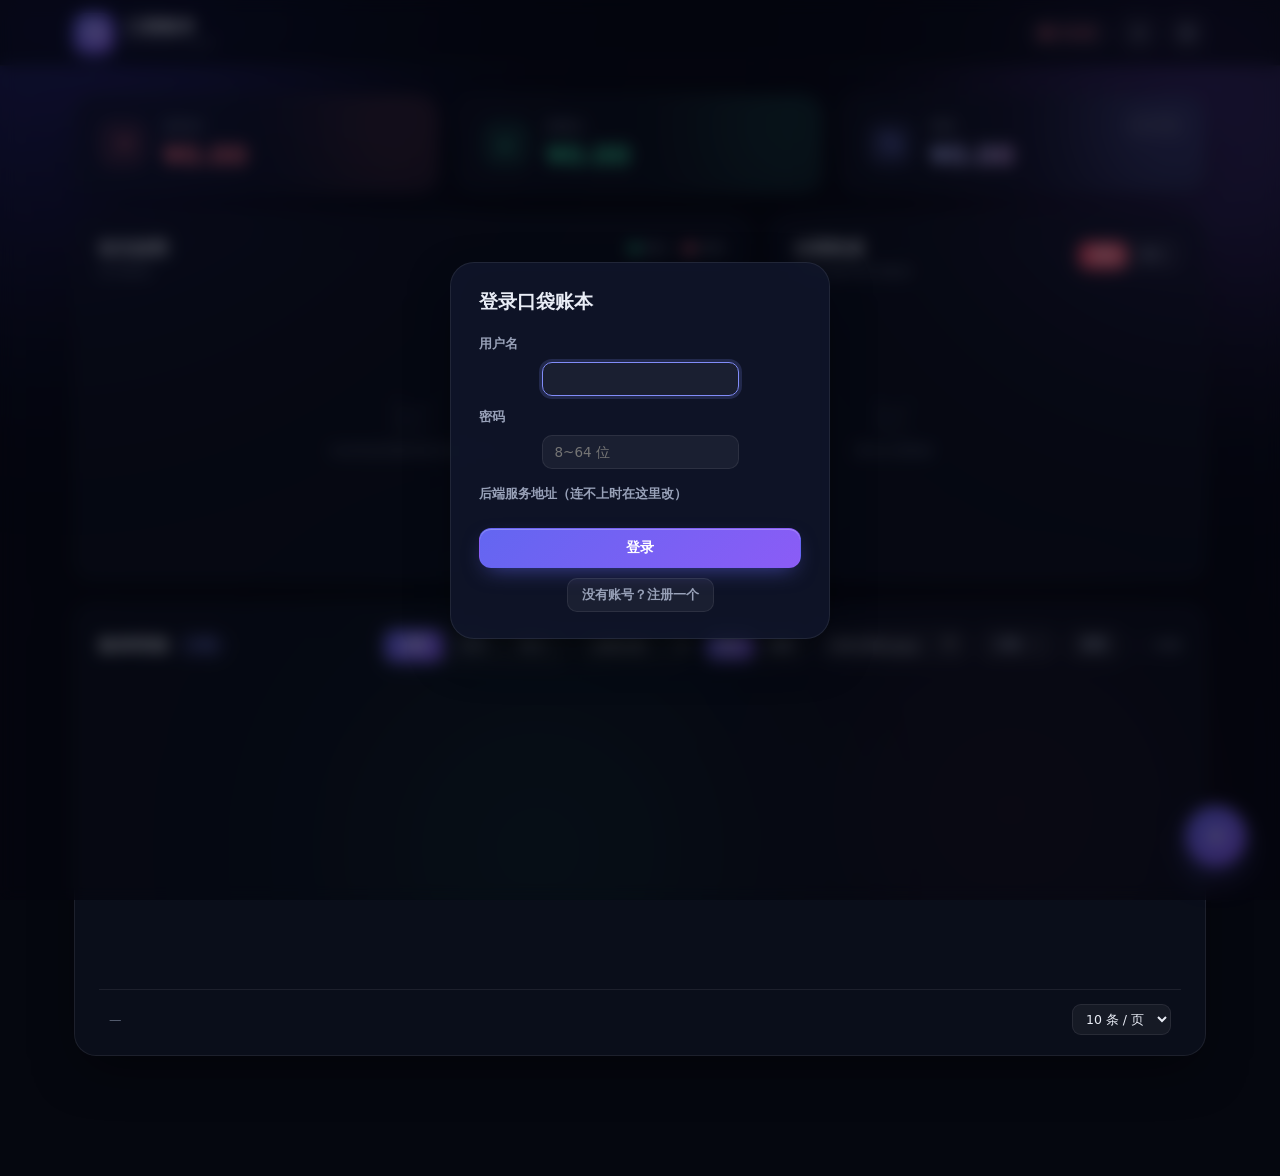
<file: fronted_static/index.html>
<!DOCTYPE html>
<html lang="zh-CN" data-theme="dark">
<head>
  <meta charset="UTF-8">
  <meta name="viewport" content="width=device-width, initial-scale=1.0">
  <title>口袋账本 · PocketLedger</title>
  <meta name="description" content="口袋账本 —— 优雅的个人记账应用">
  <script>document.documentElement.dataset.theme = localStorage.getItem("pl_theme") || "dark";</script>
  <link rel="icon" href="data:image/svg+xml,%3Csvg xmlns='http://www.w3.org/2000/svg' viewBox='0 0 64 64'%3E%3Cdefs%3E%3ClinearGradient id='g' x1='0' y1='0' x2='1' y2='1'%3E%3Cstop offset='0' stop-color='%236366F1'/%3E%3Cstop offset='1' stop-color='%238B5CF6'/%3E%3C/linearGradient%3E%3C/defs%3E%3Crect width='64' height='64' rx='16' fill='url(%23g)'/%3E%3Ctext x='32' y='43' font-size='32' text-anchor='middle' fill='white' font-family='sans-serif' font-weight='bold'%3E%C2%A5%3C/text%3E%3C/svg%3E">
  <link rel="stylesheet" href="css/styles.css">
</head>
<body>

  <!-- ============ 极光背景 ============ -->
  <div class="aurora" aria-hidden="true">
    <span class="blob blob-1"></span>
    <span class="blob blob-2"></span>
    <span class="blob blob-3"></span>
    <span class="blob blob-4"></span>
    <div class="grid-overlay"></div>
  </div>

  <!-- ============ 顶部导航 ============ -->
  <header class="navbar">
    <div class="container navbar-inner">
      <div class="brand">
        <span class="brand-logo">
          <svg viewBox="0 0 24 24" fill="none" stroke="currentColor" stroke-width="1.8" stroke-linecap="round" stroke-linejoin="round"><path d="M21 12V7H5a2 2 0 0 1 0-4h14v4"/><path d="M3 5v14a2 2 0 0 0 2 2h16v-5"/><path d="M18 12a2 2 0 0 0 0 4h4v-4Z"/></svg>
        </span>
        <div class="brand-text">
          <strong>口袋账本</strong>
          <small>PocketLedger</small>
        </div>
      </div>
      <div class="nav-actions">
        <span class="api-status" id="apiStatus" title="后端服务连接状态">
          <i class="dot"></i><span id="apiStatusText">检测中…</span>
        </span>
        <!-- 插在原 userName 前；背景由 CSS 提供固定默认头像。 -->
        <span id="navAvatar" class="avatar avatar-small" hidden>
          <img alt="当前头像" hidden>
        </span>
        <span id="userName" hidden></span>
        <!-- 插在原 userName 后、logoutBtn 前。 -->
        <button type="button" class="btn btn-ghost btn-sm" id="profileBtn" hidden>个人资料</button>
        <button type="button" class="btn btn-ghost btn-sm" id="appLoadRetry" hidden>重新加载</button>
        <button class="icon-btn" id="logoutBtn" title="退出登录" hidden>
          <svg viewBox="0 0 24 24" fill="none" stroke="currentColor" stroke-width="1.8" stroke-linecap="round" stroke-linejoin="round"><path d="M9 21H5a2 2 0 0 1-2-2V5a2 2 0 0 1 2-2h4"/><path d="m16 17 5-5-5-5"/><path d="M21 12H9"/></svg>
        </button>
        <button class="icon-btn" id="themeToggle" title="切换浅色 / 深色">
          <svg class="icon-sun" viewBox="0 0 24 24" fill="none" stroke="currentColor" stroke-width="1.8" stroke-linecap="round" stroke-linejoin="round"><circle cx="12" cy="12" r="4"/><path d="M12 2v2M12 20v2M4.93 4.93l1.41 1.41M17.66 17.66l1.41 1.41M2 12h2M20 12h2M6.34 17.66l-1.41 1.41M19.07 4.93l-1.41 1.41"/></svg>
          <svg class="icon-moon" viewBox="0 0 24 24" fill="none" stroke="currentColor" stroke-width="1.8" stroke-linecap="round" stroke-linejoin="round"><path d="M12 3a6 6 0 0 0 9 9 9 9 0 1 1-9-9Z"/></svg>
        </button>
        <div class="settings-wrap">
          <button class="icon-btn" id="settingsBtn" title="API 设置">
            <svg viewBox="0 0 24 24" fill="none" stroke="currentColor" stroke-width="1.8" stroke-linecap="round" stroke-linejoin="round"><path d="M12.22 2h-.44a2 2 0 0 0-2 2v.18a2 2 0 0 1-1 1.73l-.43.25a2 2 0 0 1-2 0l-.15-.08a2 2 0 0 0-2.73.73l-.22.38a2 2 0 0 0 .73 2.73l.15.1a2 2 0 0 1 1 1.72v.51a2 2 0 0 1-1 1.74l-.15.09a2 2 0 0 0-.73 2.73l.22.38a2 2 0 0 0 2.73.73l.15-.08a2 2 0 0 1 2 0l.43.25a2 2 0 0 1 1 1.73V20a2 2 0 0 0 2 2h.44a2 2 0 0 0 2-2v-.18a2 2 0 0 1 1-1.73l.43-.25a2 2 0 0 1 2 0l.15.08a2 2 0 0 0 2.73-.73l.22-.39a2 2 0 0 0-.73-2.73l-.15-.08a2 2 0 0 1-1-1.74v-.5a2 2 0 0 1 1-1.74l.15-.09a2 2 0 0 0 .73-2.73l-.22-.38a2 2 0 0 0-2.73-.73l-.15.08a2 2 0 0 1-2 0l-.43-.25a2 2 0 0 1-1-1.73V4a2 2 0 0 0-2-2z"/><circle cx="12" cy="12" r="3"/></svg>
          </button>
          <div class="popover glass" id="settingsPopover" hidden>
            <label class="popover-label" for="apiBaseInput">后端服务地址</label>
            <input class="input" id="apiBaseInput" placeholder="http://localhost:8080" spellcheck="false">
            <button class="btn btn-primary btn-sm btn-block" id="apiSaveBtn">保存并重连</button>
            <p class="popover-hint">对应 Java 后端（pocket_ledger_java，默认端口 8080）。注意浏览器会优先使用本地保存的地址</p>
          </div>
        </div>
      </div>
    </div>
  </header>

  <main class="container page">

    <!-- ============ 统计卡片 ============ -->
    <section class="stats-grid">
      <div class="stat-card glass stat-expense">
        <div class="stat-icon">
          <svg viewBox="0 0 24 24" fill="none" stroke="currentColor" stroke-width="1.8" stroke-linecap="round" stroke-linejoin="round"><path d="M7 7h10v10"/><path d="M7 17 17 7"/></svg>
        </div>
        <div class="stat-body">
          <span class="stat-label">总支出</span>
          <span class="stat-value num" id="statExpense" data-value="0">¥0.00</span>
        </div>
        <span class="stat-glow"></span>
      </div>

      <div class="stat-card glass stat-income">
        <div class="stat-icon">
          <svg viewBox="0 0 24 24" fill="none" stroke="currentColor" stroke-width="1.8" stroke-linecap="round" stroke-linejoin="round"><path d="M17 7 7 17"/><path d="M17 17H7V7"/></svg>
        </div>
        <div class="stat-body">
          <span class="stat-label">总收入</span>
          <span class="stat-value num" id="statIncome" data-value="0">¥0.00</span>
        </div>
        <span class="stat-glow"></span>
      </div>

      <div class="stat-card glass stat-balance">
        <div class="stat-icon">
          <svg viewBox="0 0 24 24" fill="none" stroke="currentColor" stroke-width="1.8" stroke-linecap="round" stroke-linejoin="round"><path d="M21 12V7H5a2 2 0 0 1 0-4h14v4"/><path d="M3 5v14a2 2 0 0 0 2 2h16v-5"/><path d="M18 12a2 2 0 0 0 0 4h4v-4Z"/></svg>
        </div>
        <div class="stat-body">
          <span class="stat-label">结余</span>
          <span class="stat-value num gradient-text" id="statBalance" data-value="0">¥0.00</span>
        </div>
        <span class="stat-count" id="statCount">共 0 笔</span>
        <span class="stat-glow"></span>
      </div>
    </section>

    <!-- ============ 图表区 ============ -->
    <section class="charts-grid">
      <div class="card glass">
        <div class="card-head">
          <div>
            <h2>收支趋势</h2>
            <p class="card-sub" id="trendSub">按天统计</p>
          </div>
          <div class="chart-legend">
            <span class="legend-item income"><i></i>收入</span>
            <span class="legend-item expense"><i></i>支出</span>
          </div>
        </div>
        <div class="chart-body" id="trendChart"></div>
      </div>

      <div class="card glass">
        <div class="card-head">
          <div>
            <h2>分类构成</h2>
            <p class="card-sub" id="donutSub">按分类统计占比</p>
          </div>
          <div class="segmented segmented-sm" id="donutTypeSeg">
            <button type="button" data-type="expense" class="active">支出</button>
            <button type="button" data-type="income">收入</button>
          </div>
        </div>
        <div class="donut-flex">
          <div class="donut-body" id="donutChart"></div>
          <ul class="donut-legend" id="donutLegend"></ul>
        </div>
      </div>
    </section>

    <!-- ============ 账单列表 ============ -->
    <section class="card glass list-card">
      <div class="card-head list-head">
        <div class="list-title">
          <h2>账单明细</h2>
          <span class="count-badge" id="totalBadge">0 笔</span>
        </div>
        <div class="toolbar">
          <div class="segmented" id="typeSeg">
            <button type="button" data-type="" class="active">全部</button>
            <button type="button" data-type="expense">支出</button>
            <button type="button" data-type="income">收入</button>
          </div>
          <select class="input filter-select" id="categoryFilter" aria-label="按分类筛选">
            <option value="">全部分类</option>
          </select>
          <div class="segmented segmented-sm" id="dateModeSeg" title="切换查询方式">
            <button type="button" data-mode="single" class="active">单日</button>
            <button type="button" data-mode="range">范围</button>
          </div>
          <div class="date-range" id="singleDateWrap">
            <input class="input" type="date" id="singleDate" aria-label="单日日期">
          </div>
          <div class="date-range" id="rangeDateWrap" hidden>
            <input class="input" type="date" id="startDate" aria-label="开始日期">
            <span class="date-sep">→</span>
            <input class="input" type="date" id="endDate" aria-label="结束日期">
          </div>
          <button class="btn btn-ghost btn-sm" id="orderBtn" title="切换排序">
            <span id="orderLabel">日期</span>
            <svg id="orderIcon" viewBox="0 0 24 24" fill="none" stroke="currentColor" stroke-width="2" stroke-linecap="round" stroke-linejoin="round"><path d="m6 9 6 6 6-6"/></svg>
          </button>
          <button class="btn btn-ghost btn-sm" id="resetBtn">重置</button>
          <label class="select-all" title="全选本页">
            <input type="checkbox" id="selectAll"><span>全选</span>
          </label>
        </div>
      </div>

      <div class="bill-list" id="billList"></div>

      <div class="list-footer">
        <span class="page-info" id="pageInfo">—</span>
        <div class="pagination" id="pagination"></div>
        <select class="input page-size" id="pageSize" aria-label="每页条数">
          <option value="10">10 条 / 页</option>
          <option value="20">20 条 / 页</option>
          <option value="50">50 条 / 页</option>
        </select>
      </div>
    </section>
  </main>

  <!-- ============ 记一笔 FAB ============ -->
  <button class="fab" id="addBtn" title="记一笔（快捷键 N）">
    <svg viewBox="0 0 24 24" fill="none" stroke="currentColor" stroke-width="2.2" stroke-linecap="round"><path d="M12 5v14M5 12h14"/></svg>
    <span class="fab-ring"></span>
  </button>

  <!-- ============ 批量操作栏 ============ -->
  <div class="batch-bar glass" id="batchBar" hidden>
    <span class="batch-info">已选 <b id="batchCount">0</b> 条</span>
    <span class="batch-sum num" id="batchSum"></span>
    <button class="btn btn-danger btn-sm" id="batchDeleteBtn">
      <svg viewBox="0 0 24 24" fill="none" stroke="currentColor" stroke-width="1.8" stroke-linecap="round" stroke-linejoin="round"><path d="M3 6h18"/><path d="M19 6v14a2 2 0 0 1-2 2H7a2 2 0 0 1-2-2V6"/><path d="M8 6V4a2 2 0 0 1 2-2h4a2 2 0 0 1 2 2v2"/></svg>
      删除
    </button>
    <button class="btn btn-ghost btn-sm" id="batchCancelBtn">取消</button>
  </div>

  <!-- ============ 新增 / 编辑账单弹窗 ============ -->
  <div class="modal-overlay" id="billModal" hidden>
    <div class="modal glass" role="dialog" aria-modal="true" aria-labelledby="modalTitle">
      <div class="modal-head">
        <h3 id="modalTitle">记一笔</h3>
        <button class="icon-btn" id="modalClose" title="关闭（Esc）">
          <svg viewBox="0 0 24 24" fill="none" stroke="currentColor" stroke-width="2" stroke-linecap="round"><path d="M18 6 6 18M6 6l12 12"/></svg>
        </button>
      </div>

      <form id="billForm" novalidate>
        <!-- 类型切换 -->
        <div class="type-toggle" id="typeToggle">
          <button type="button" data-type="expense" class="active">
            <span class="type-sign">−</span> 支出
          </button>
          <button type="button" data-type="income">
            <span class="type-sign">+</span> 收入
          </button>
        </div>

        <!-- 金额 -->
        <div class="amount-field" id="amountField">
          <span class="currency">¥</span>
          <input class="num" id="amountInput" inputmode="decimal" placeholder="0.00" autocomplete="off" maxlength="13">
        </div>
        <p class="field-error" id="amountError" hidden></p>

        <!-- 细分明细（可选）：显式行 + 系统自动补足的“其他”，随金额实时计算 -->
        <div class="field-label breakdown-label">
          细分明细 <small class="desc-counter" id="breakdownCounter">可选 · 最多 20 项</small>
        </div>
        <div class="breakdown-editor" id="breakdownEditor">
          <div class="breakdown-rows" id="breakdownRows"></div>

          <div class="breakdown-summary" id="breakdownSummary" hidden>
            <div class="bd-row bd-system-row" id="bdSystemRow" hidden>
              <span class="bd-name">其他<em class="bd-tag">自动补足</em></span>
              <span class="bd-amount num" id="bdSystemAmount">¥0.00</span>
            </div>
            <div class="bd-total">
              <span>已细分 <b class="num" id="bdAllocated">¥0.00</b></span>
              <span id="bdRemainWrap">剩余 <b class="num" id="bdRemain">¥0.00</b></span>
              <span class="bd-full-tag" id="bdFullTag" hidden>✓ 已全部细分</span>
              <span class="bd-over-tag" id="bdOverTag" hidden>超出 <b class="num" id="bdOver">¥0.00</b></span>
            </div>
          </div>

          <button type="button" class="btn btn-ghost btn-sm btn-block" id="addBreakdownBtn">＋ 添加细分</button>
          <p class="field-error" id="breakdownError" hidden></p>
        </div>

        <!-- 分类（选项来自 GET /categories，写死字典，无自定义） -->
        <div class="field-label">分类</div>
        <div class="category-grid" id="categoryGrid"></div>
        <p class="field-error" id="categoryError" hidden></p>

        <!-- 日期 + 备注 -->
        <div class="form-row">
          <div class="form-col">
            <div class="field-label">日期</div>
            <input class="input" type="date" id="billDate">
          </div>
          <div class="form-col">
            <div class="field-label">备注 <small class="desc-counter" id="descCounter">0 / 200</small></div>
            <input class="input" id="descInput" maxlength="200" placeholder="写点什么…（可选）" autocomplete="off">
          </div>
        </div>
        <p class="field-error" id="dateError" hidden></p>

        <div class="modal-foot">
          <button type="button" class="btn btn-ghost" id="modalCancel">取消</button>
          <button type="submit" class="btn btn-primary" id="modalSubmit">
            <span class="btn-spinner" hidden></span>
            <span class="btn-text">保存</span>
          </button>
        </div>
      </form>
    </div>
  </div>

  <!-- ============ 个人资料弹窗 ============ -->
  <!-- 独立资料弹窗：头像即时保存，文本资料按“保存资料”提交。 -->
  <div class="modal-overlay" id="profileModal" hidden>
    <div class="modal glass" role="dialog" aria-modal="true" aria-labelledby="profileTitle">
      <div class="modal-head">
        <h3 id="profileTitle">个人资料</h3>
        <button type="button" class="btn btn-ghost btn-sm" id="profileClose">关闭</button>
      </div>
      <div class="profile-fields">
        <p>用户名：<strong id="profileUsername"></strong></p>
        <p>当前头像</p>
        <span class="avatar" id="profileAvatar"><img alt="当前已保存头像" hidden></span>
        <input id="avatarFile" type="file" accept="image/jpeg,image/png" hidden>
        <div class="profile-actions">
          <button type="button" class="btn btn-ghost btn-sm" id="avatarChoose">选择图片</button>
          <button type="button" class="btn btn-ghost btn-sm" id="avatarRemove">恢复默认</button>
        </div>
        <div id="avatarPending" hidden>
          <p>待上传预览（尚未保存）</p>
          <img class="avatar-preview" id="avatarPreview" alt="待上传头像，居中裁切" hidden>
          <div class="profile-actions">
            <button type="button" class="btn btn-primary btn-sm" id="avatarUpload">确认上传</button>
            <button type="button" class="btn btn-ghost btn-sm" id="avatarCancel">取消选择</button>
          </div>
        </div>
        <p class="popover-hint">支持 JPG、PNG，最大 2 MB。原图上传；确认上传后立即生效，关闭弹窗不会撤销。</p>
        <p class="field-error" id="avatarError" hidden></p>
        <form id="profileForm" novalidate>
          <label class="field-label" for="profileNickname">昵称（可选）</label>
          <input class="input" type="text" id="profileNickname" maxlength="50">
          <p class="popover-hint">未填写时显示用户名。</p>
          <label class="field-label" for="profileEmail">联系邮箱（可选）</label>
          <input class="input" type="email" id="profileEmail" maxlength="254">
          <p class="popover-hint">仅作联系资料，不用于登录或密码找回。</p>
          <p class="field-error" id="profileError" hidden></p>
          <div class="modal-foot">
            <button type="button" class="btn btn-ghost" id="profileCancel">关闭</button>
            <button type="submit" class="btn btn-primary" id="profileSubmit">
              <span class="btn-spinner" hidden></span><span class="btn-text">保存资料</span>
            </button>
          </div>
        </form>
      </div>
    </div>
  </div>

  <!-- ============ 确认删除弹窗 ============ -->
  <div class="modal-overlay" id="confirmModal" hidden>
    <div class="modal modal-sm glass" role="alertdialog" aria-modal="true">
      <div class="confirm-icon">
        <svg viewBox="0 0 24 24" fill="none" stroke="currentColor" stroke-width="1.8" stroke-linecap="round" stroke-linejoin="round"><path d="M3 6h18"/><path d="M19 6v14a2 2 0 0 1-2 2H7a2 2 0 0 1-2-2V6"/><path d="M8 6V4a2 2 0 0 1 2-2h4a2 2 0 0 1 2 2v2"/><path d="M10 11v6M14 11v6"/></svg>
      </div>
      <h3 id="confirmTitle">删除账单</h3>
      <p class="confirm-text" id="confirmText">确定要删除这条账单吗？</p>
      <div class="modal-foot">
        <button class="btn btn-ghost" id="confirmCancel">取消</button>
        <button class="btn btn-danger" id="confirmOk">确认删除</button>
      </div>
    </div>
  </div>

  <!-- ============ 登录 / 注册（不可关闭，登录前唯一入口） ============ -->
  <div class="modal-overlay" id="authOverlay" hidden>
    <div class="modal modal-sm glass" role="dialog" aria-modal="true" aria-labelledby="authTitle">
      <div class="modal-head">
        <h3 id="authTitle">登录口袋账本</h3>
      </div>
      <form id="authForm" novalidate>
        <div class="field-label">用户名</div>
        <input class="input" id="authUsername" autocomplete="username" maxlength="50" spellcheck="false">
        <div class="field-label" style="margin-top:12px">密码</div>
        <input class="input" id="authPassword" type="password" maxlength="64" placeholder="8~64 位">
        <!-- 只在注册模式显示；已有 authForm 的 novalidate 由 JS 主动校验。 -->
        <div id="registerOptionalFields" class="profile-fields" hidden>
          <label class="field-label" for="registerNickname">昵称（可选）</label>
          <input class="input" id="registerNickname" type="text" maxlength="50">
          <p class="popover-hint">未填写时显示用户名。</p>
          <label class="field-label" for="registerEmail">联系邮箱（可选）</label>
          <input class="input" id="registerEmail" type="email" maxlength="254">
          <p class="popover-hint">仅作联系资料，不用于登录或密码找回。</p>
          <input id="registerAvatarFile" type="file" accept="image/jpeg,image/png" hidden>
          <div class="profile-actions">
            <button class="btn btn-ghost btn-sm" type="button" id="registerAvatarChoose">选择头像（可选）</button>
            <button class="btn btn-ghost btn-sm" type="button" id="registerAvatarCancel" hidden>取消选择</button>
          </div>
          <img class="avatar-preview" id="registerAvatarPreview" alt="待提交的注册头像，居中裁切" hidden>
          <p class="popover-hint">JPG、PNG，最大 2 MB；原图上传，预览按圆形居中裁切。</p>
          <p class="field-error" id="registerAvatarError" hidden></p>
        </div>
        <!-- 账号已经创建后，后续操作只继续登录或上传，绝不重复注册。 -->
        <div id="registerRecovery" class="profile-fields" hidden>
          <p id="registerStatus" role="status"></p>
          <span id="registerCurrentAvatar" class="avatar" hidden><img alt="服务器当前头像" hidden></span>
          <div class="profile-actions">
            <button class="btn btn-primary btn-sm" type="button" id="registerAvatarRetry">确认上传所选头像</button>
            <button class="btn btn-ghost btn-sm" type="button" id="registerAvatarSkip">暂时跳过</button>
            <button class="btn btn-ghost btn-sm" type="button" id="registerAbandon">放弃续传并返回登录</button>
          </div>
        </div>
        <p class="field-error" id="authError" hidden></p>
        <details style="margin-top:12px">
          <summary class="field-label" style="cursor:pointer;user-select:none">后端服务地址（连不上时在这里改）</summary>
          <div style="display:flex;gap:8px;margin-top:8px">
            <input class="input" id="authApiBase" autocomplete="off" spellcheck="false">
            <button type="button" class="btn btn-ghost btn-sm" id="authApiSaveBtn" style="white-space:nowrap">保存并重连</button>
          </div>
          <p class="popover-hint" style="margin:6px 0 0">保存后立即重新检测连接，无需刷新页面</p>
        </details>
        <div class="modal-foot" style="margin-top:16px">
          <button type="submit" class="btn btn-primary btn-block" id="authSubmit">
            <span class="btn-spinner" hidden></span>
            <span class="btn-text">登录</span>
          </button>
        </div>
        <p class="popover-hint" style="text-align:center;margin:10px 0 0">
          <button type="button" class="btn btn-ghost btn-sm" id="authToggleBtn">没有账号？注册一个</button>
        </p>
      </form>
    </div>
  </div>

  <!-- ============ Toast 容器 ============ -->
  <div class="toast-stack" id="toastStack" aria-live="polite"></div>

  <script src="js/api.js?v=5"></script>
  <script src="js/charts.js"></script>
  <script src="js/app.js?v=3"></script>
</body>
</html>
</file>
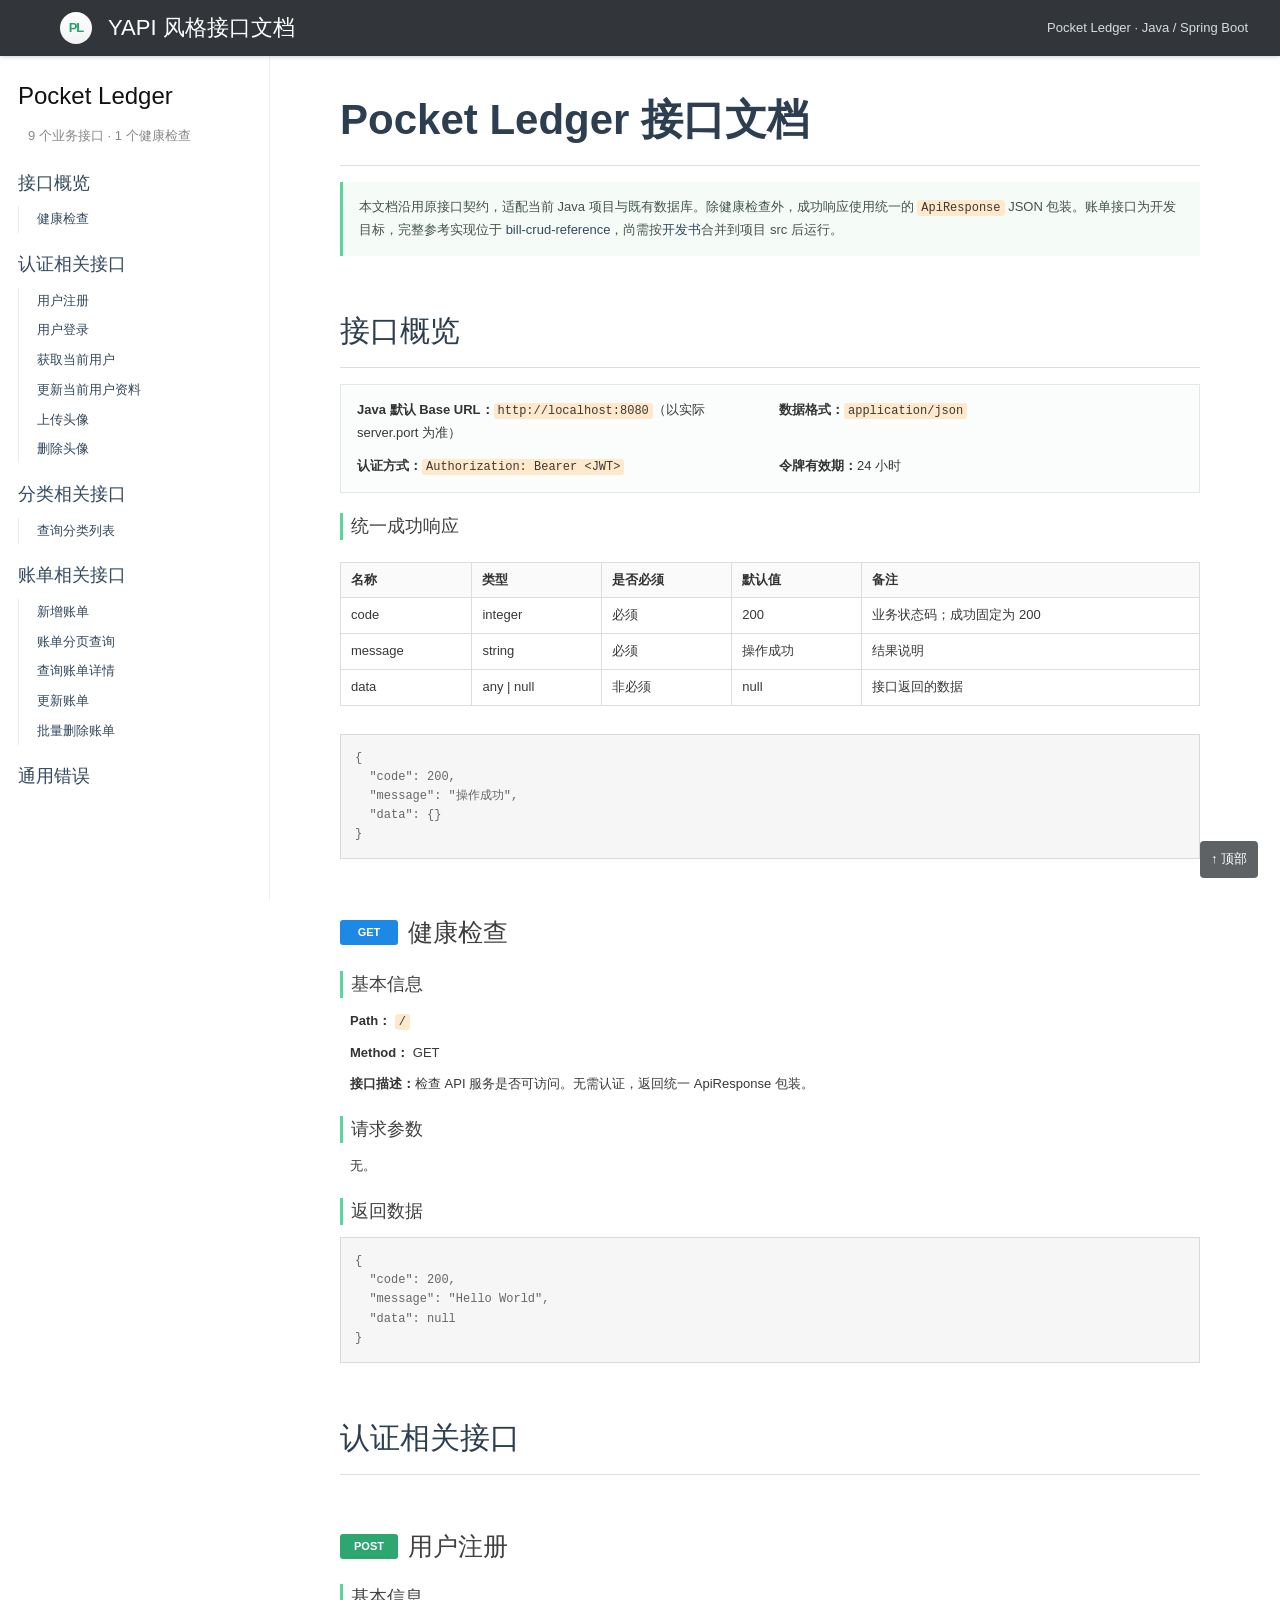
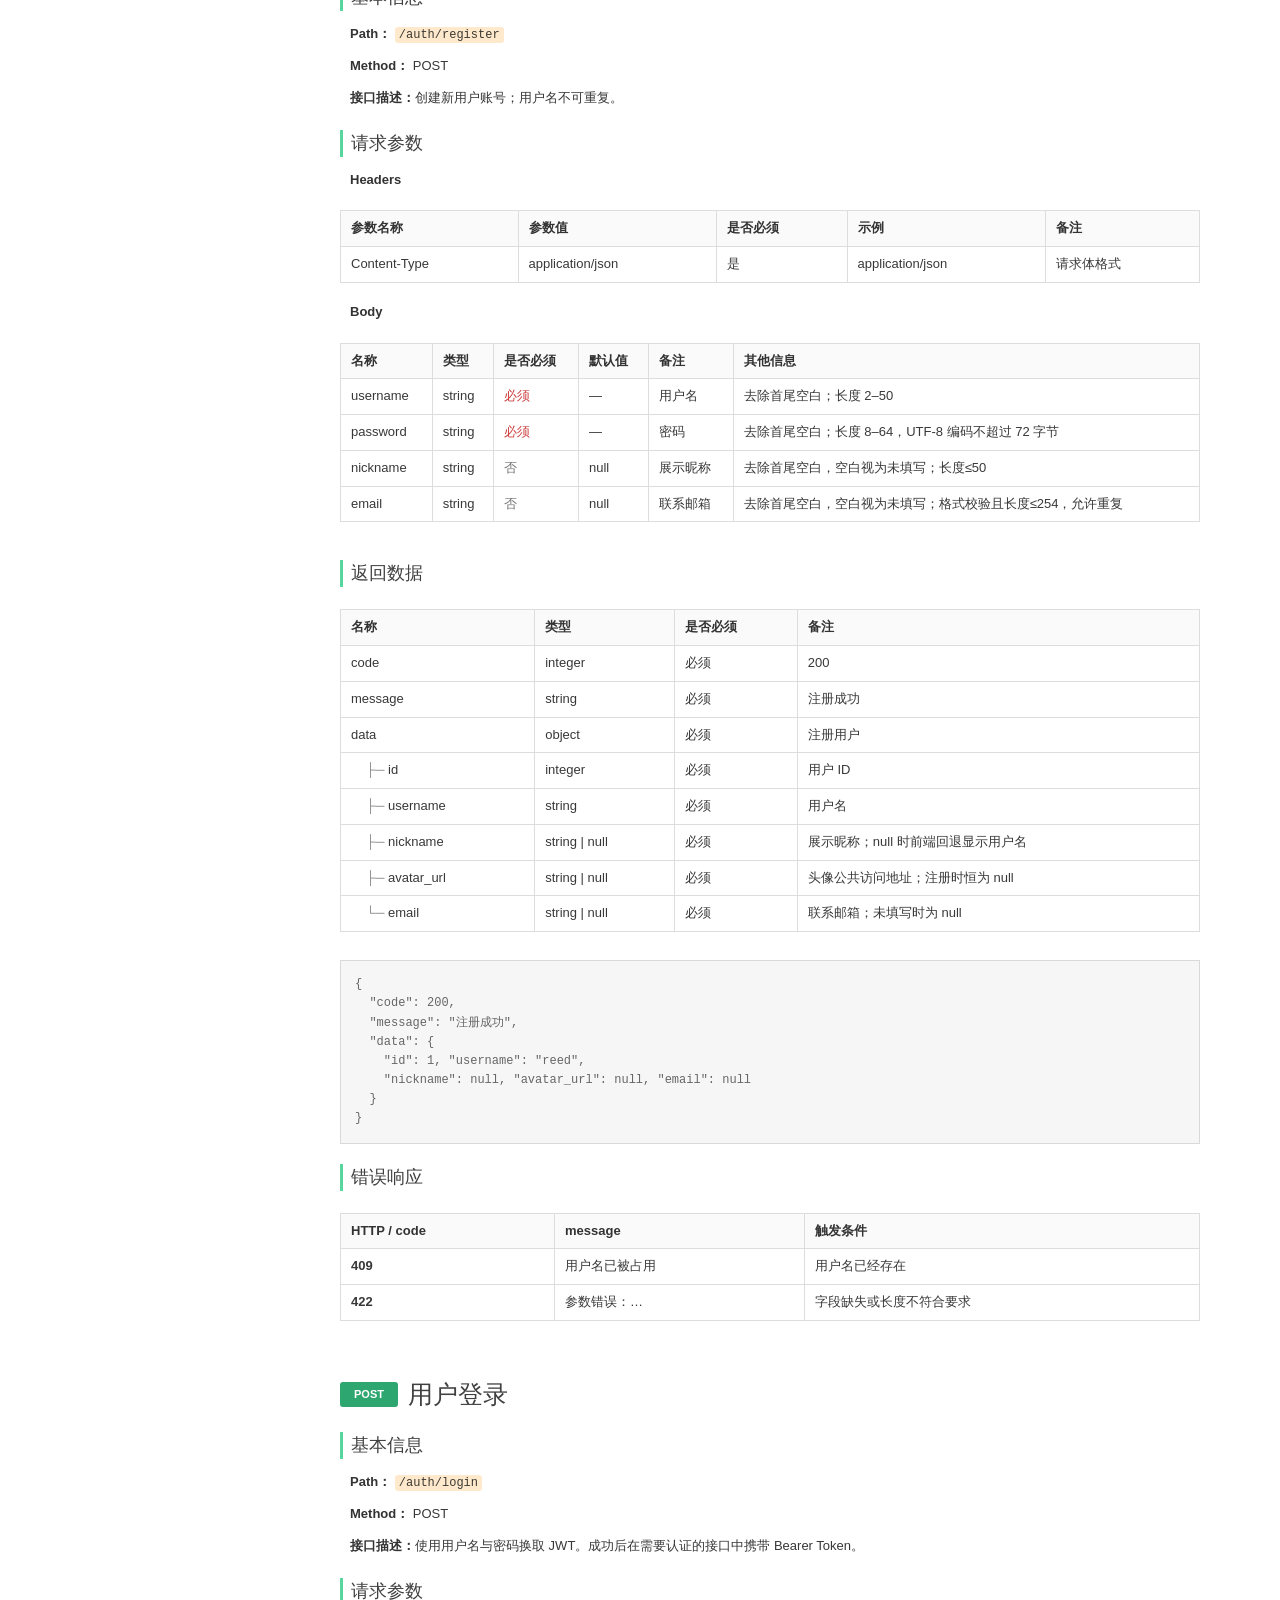
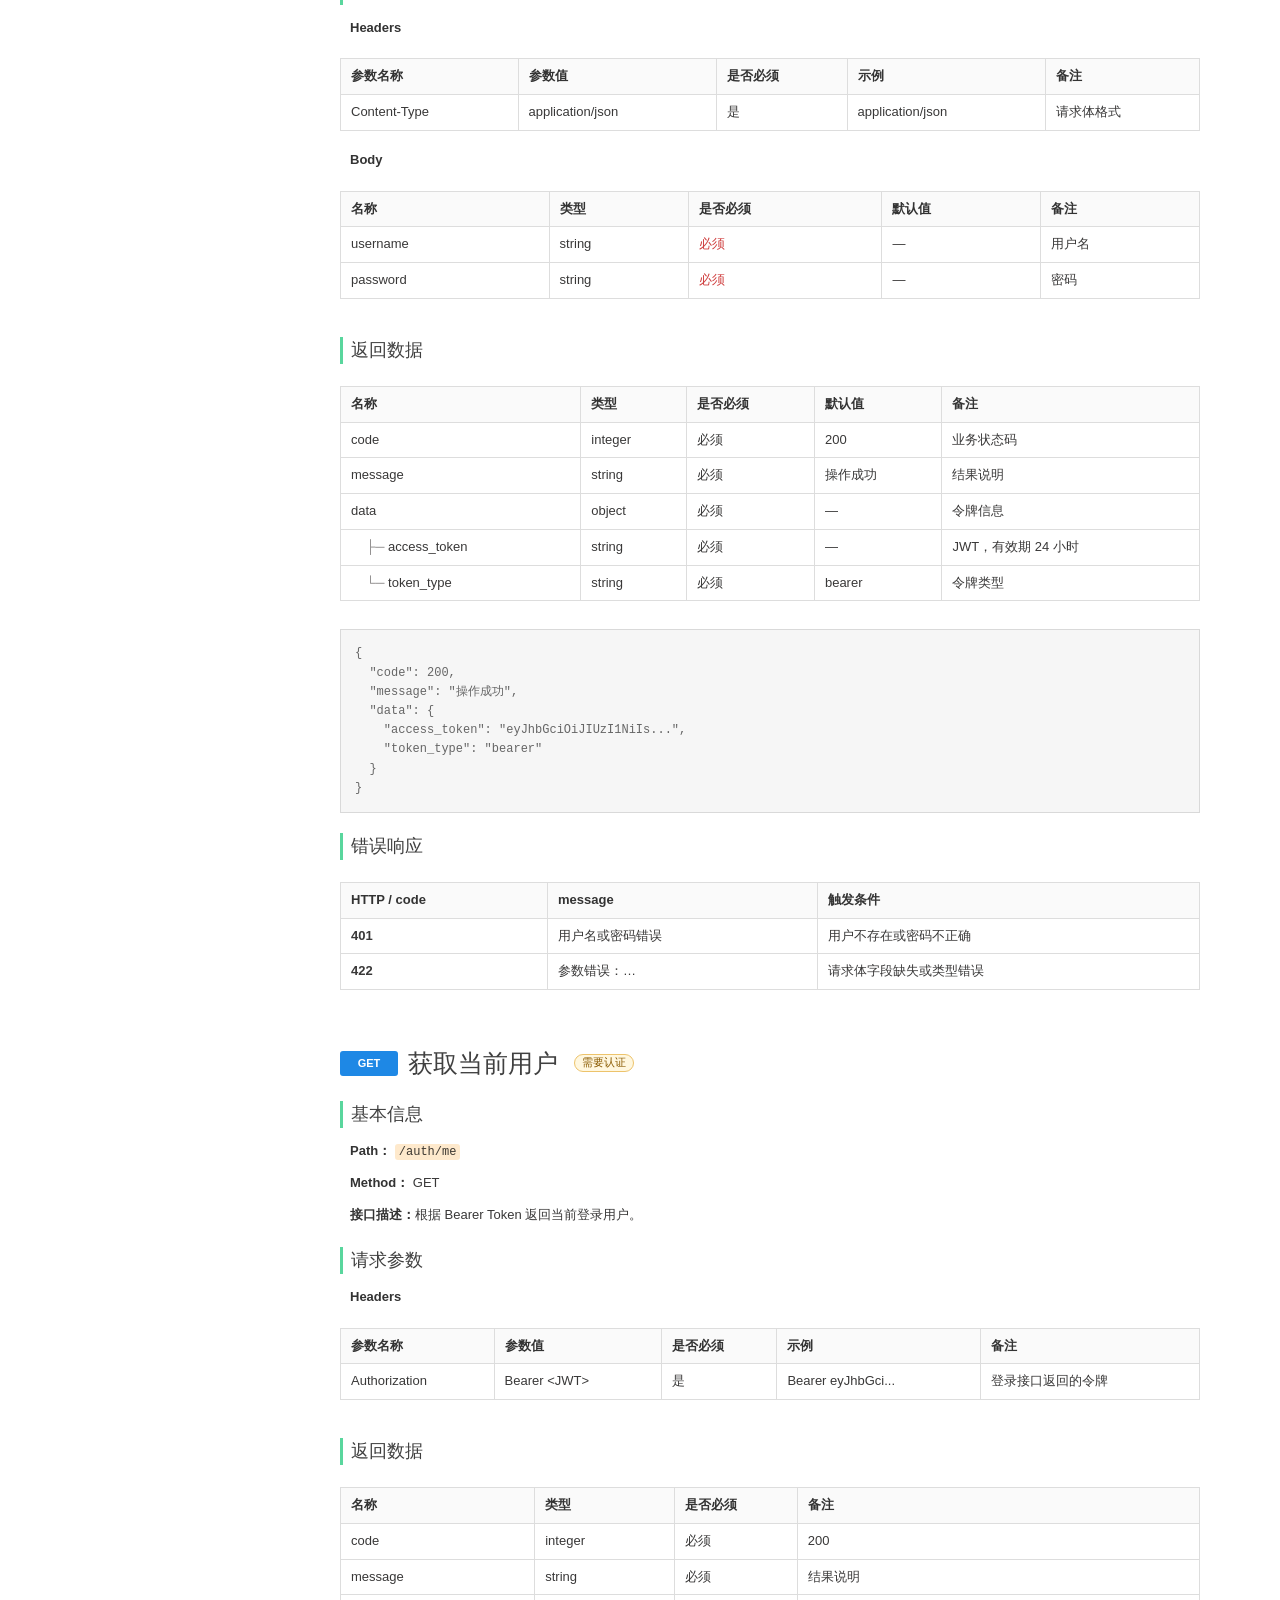
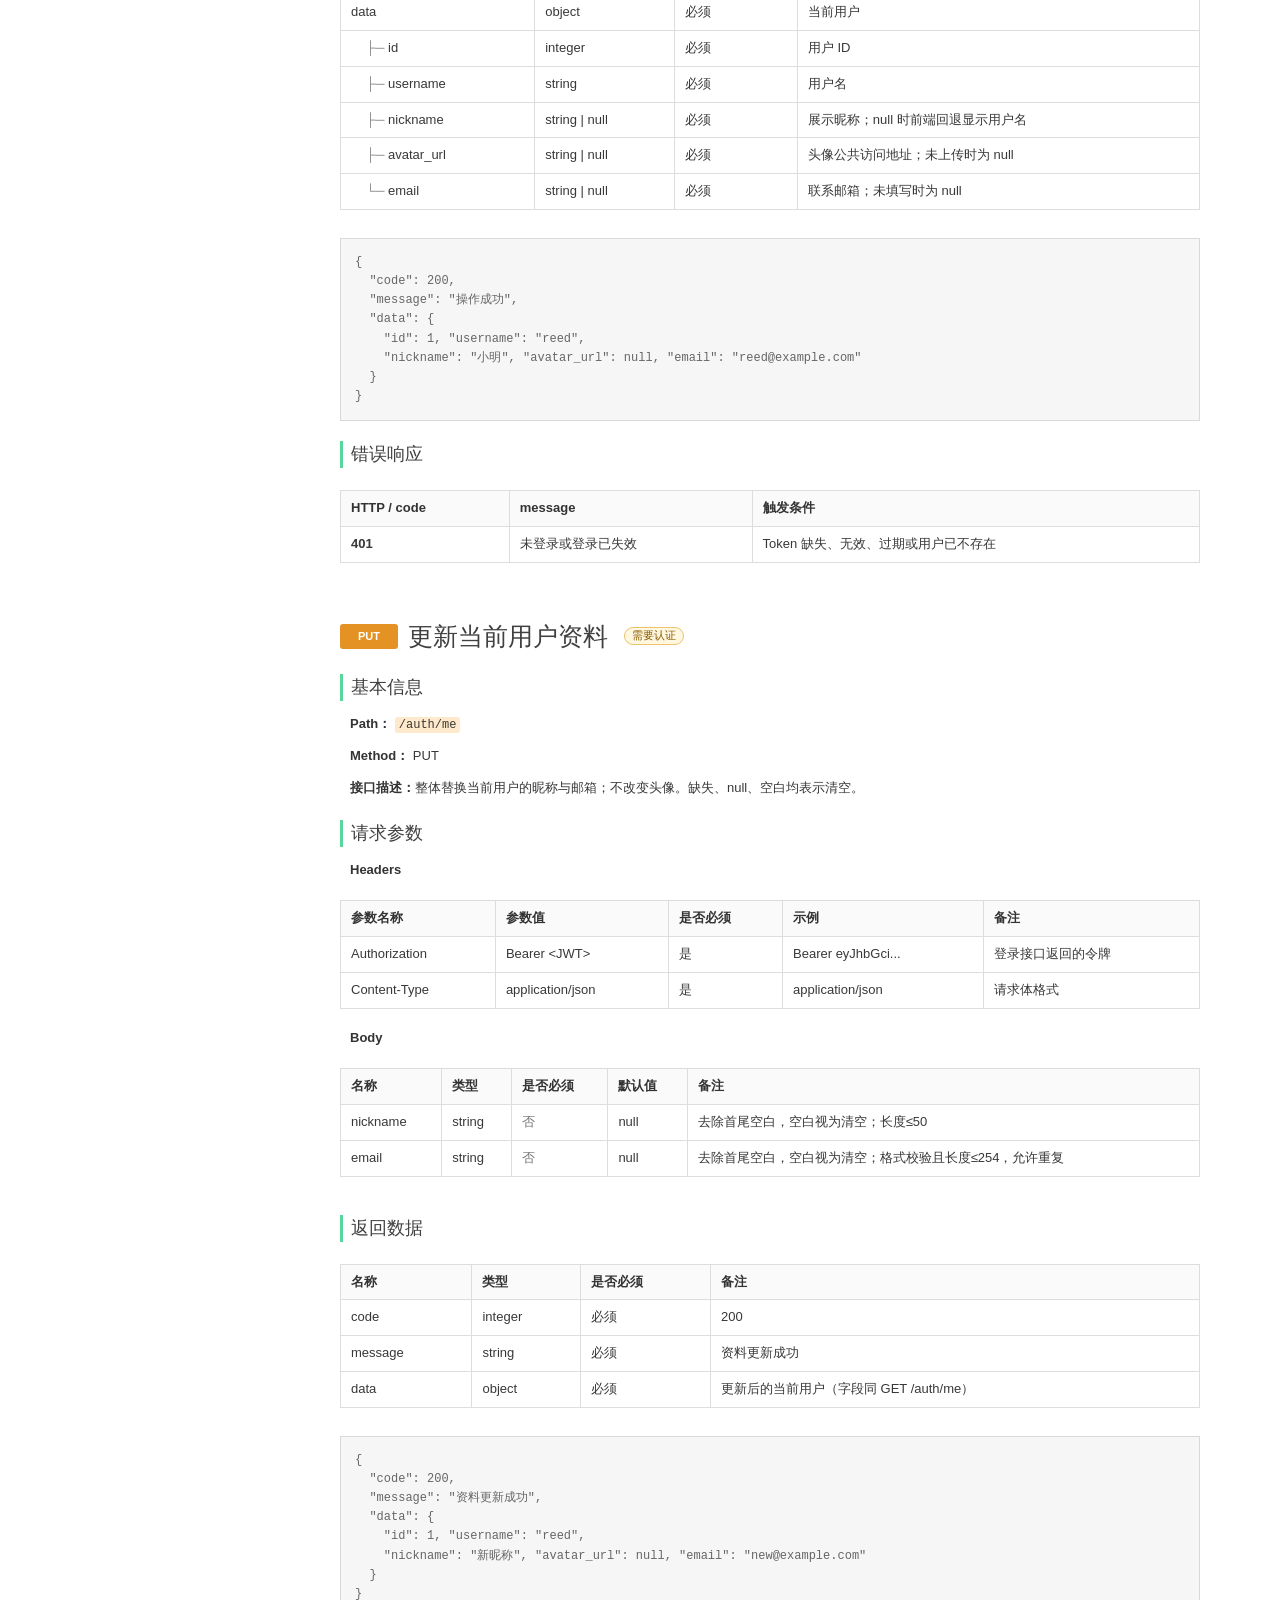
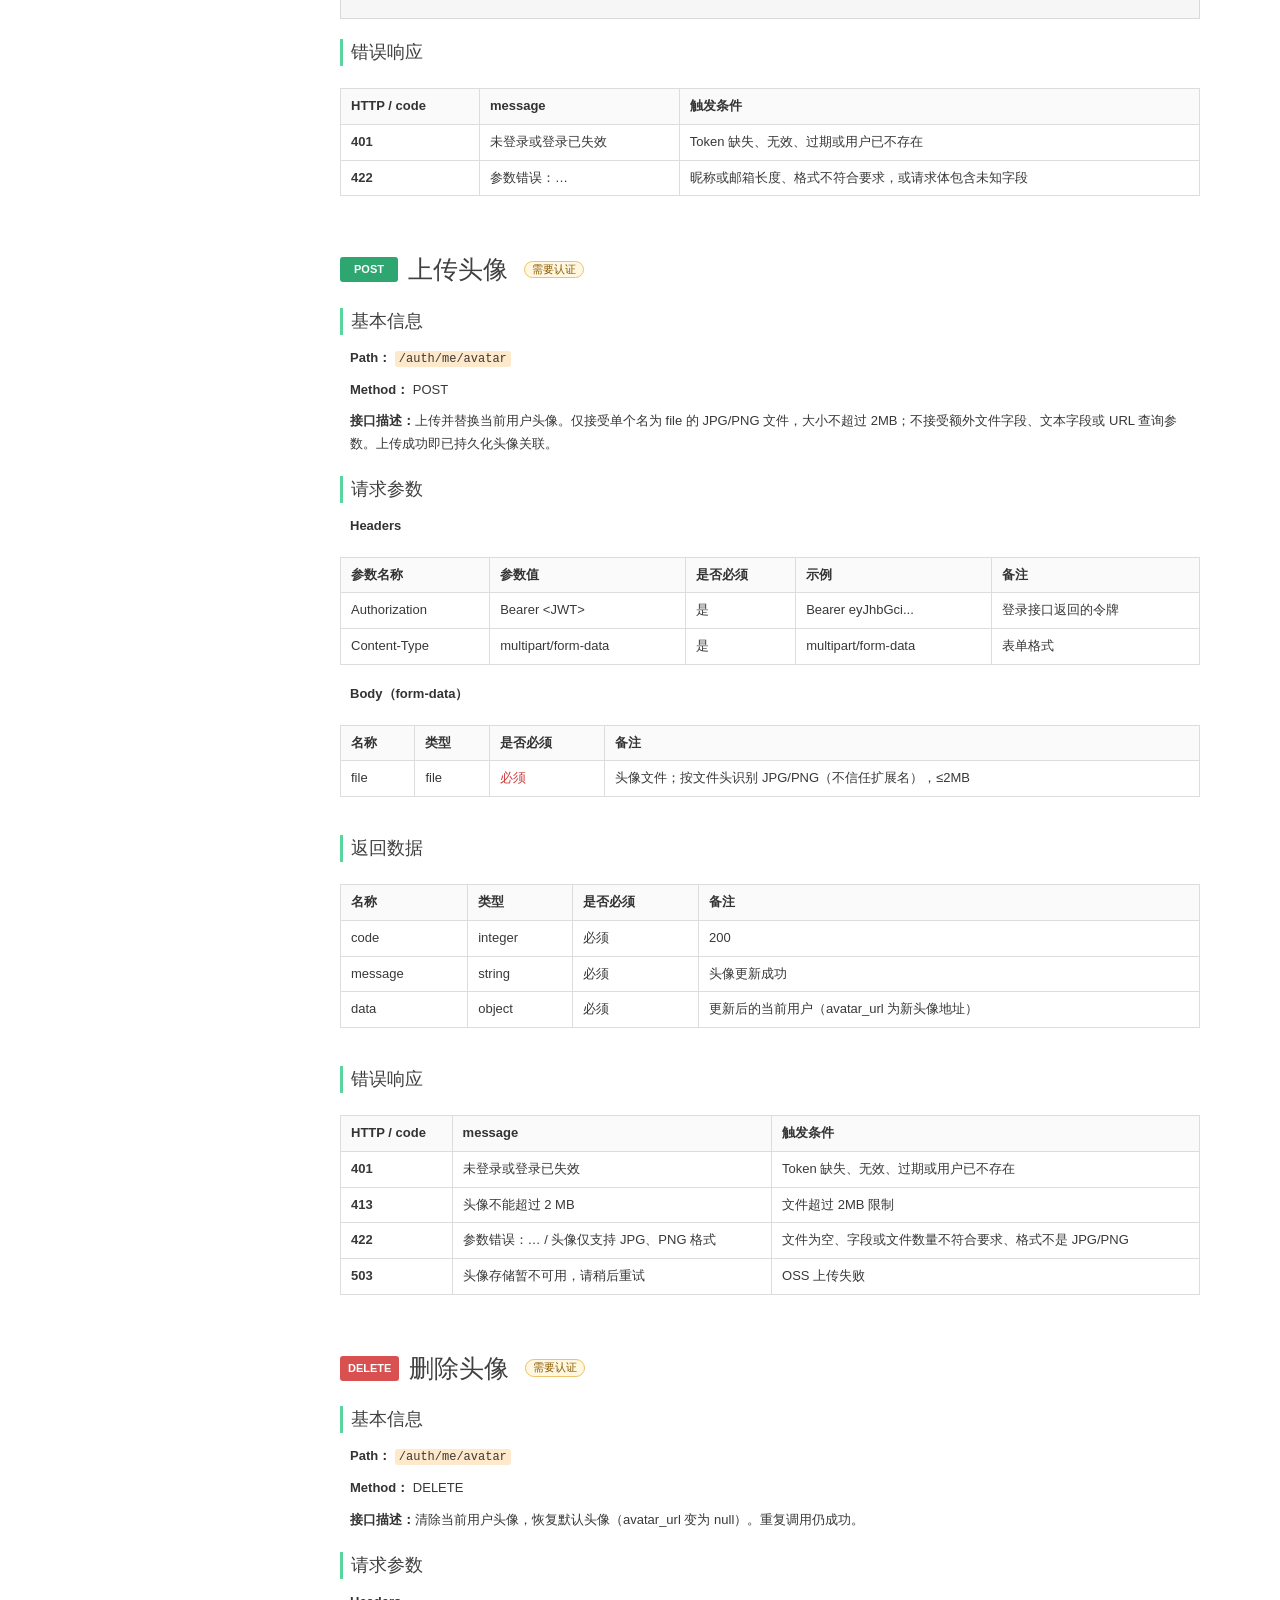
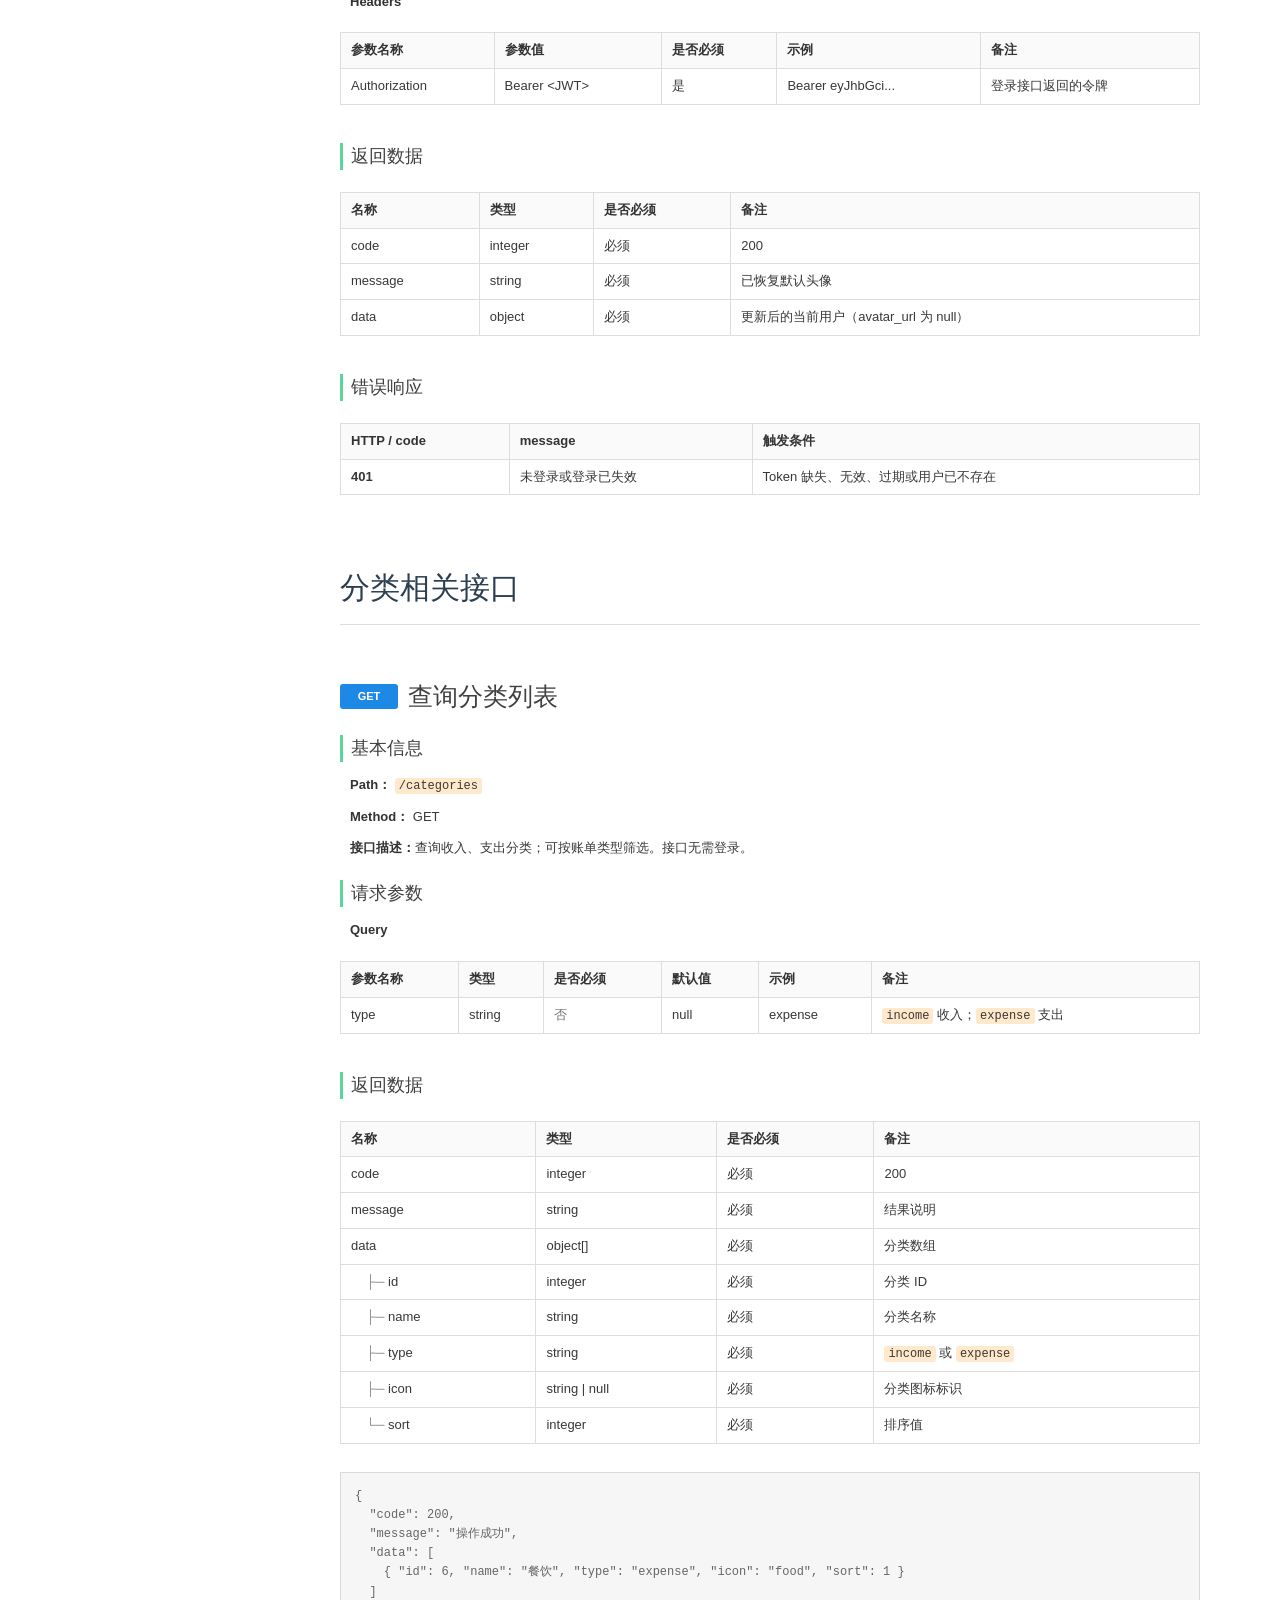
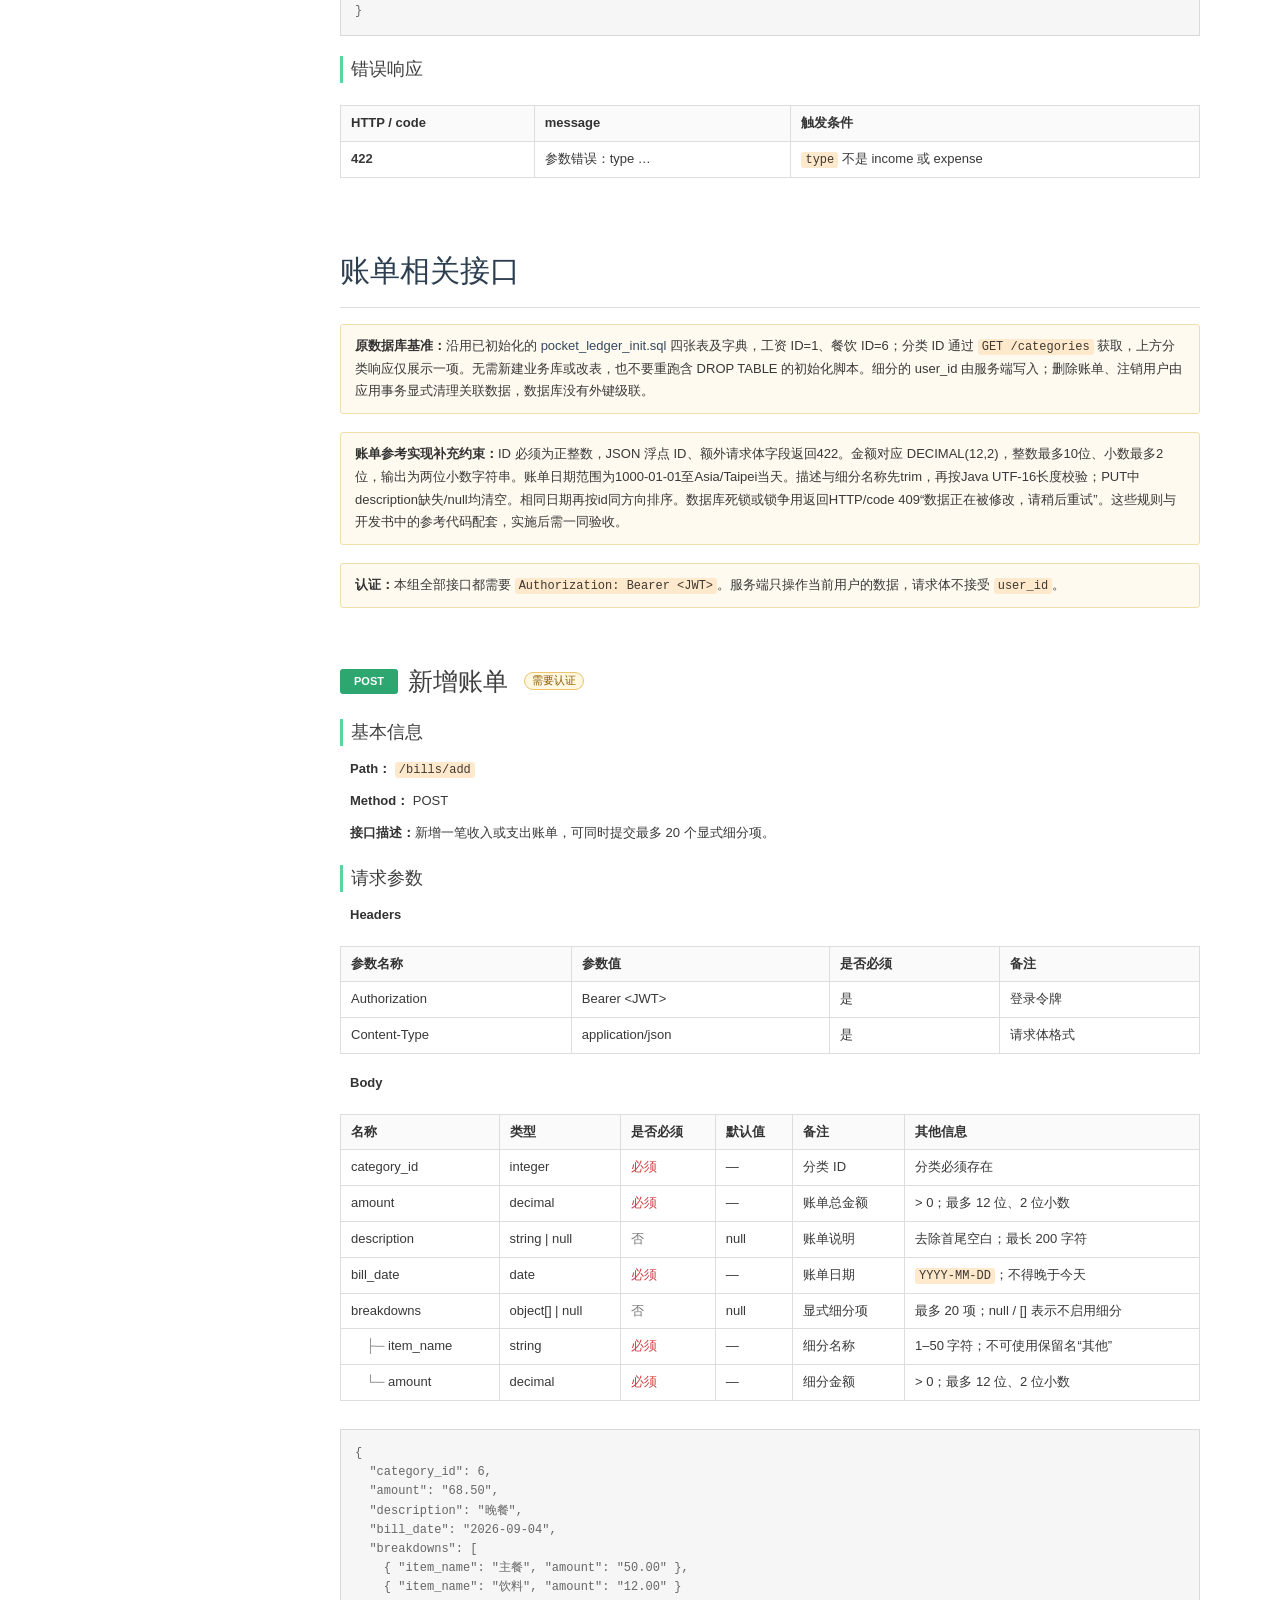
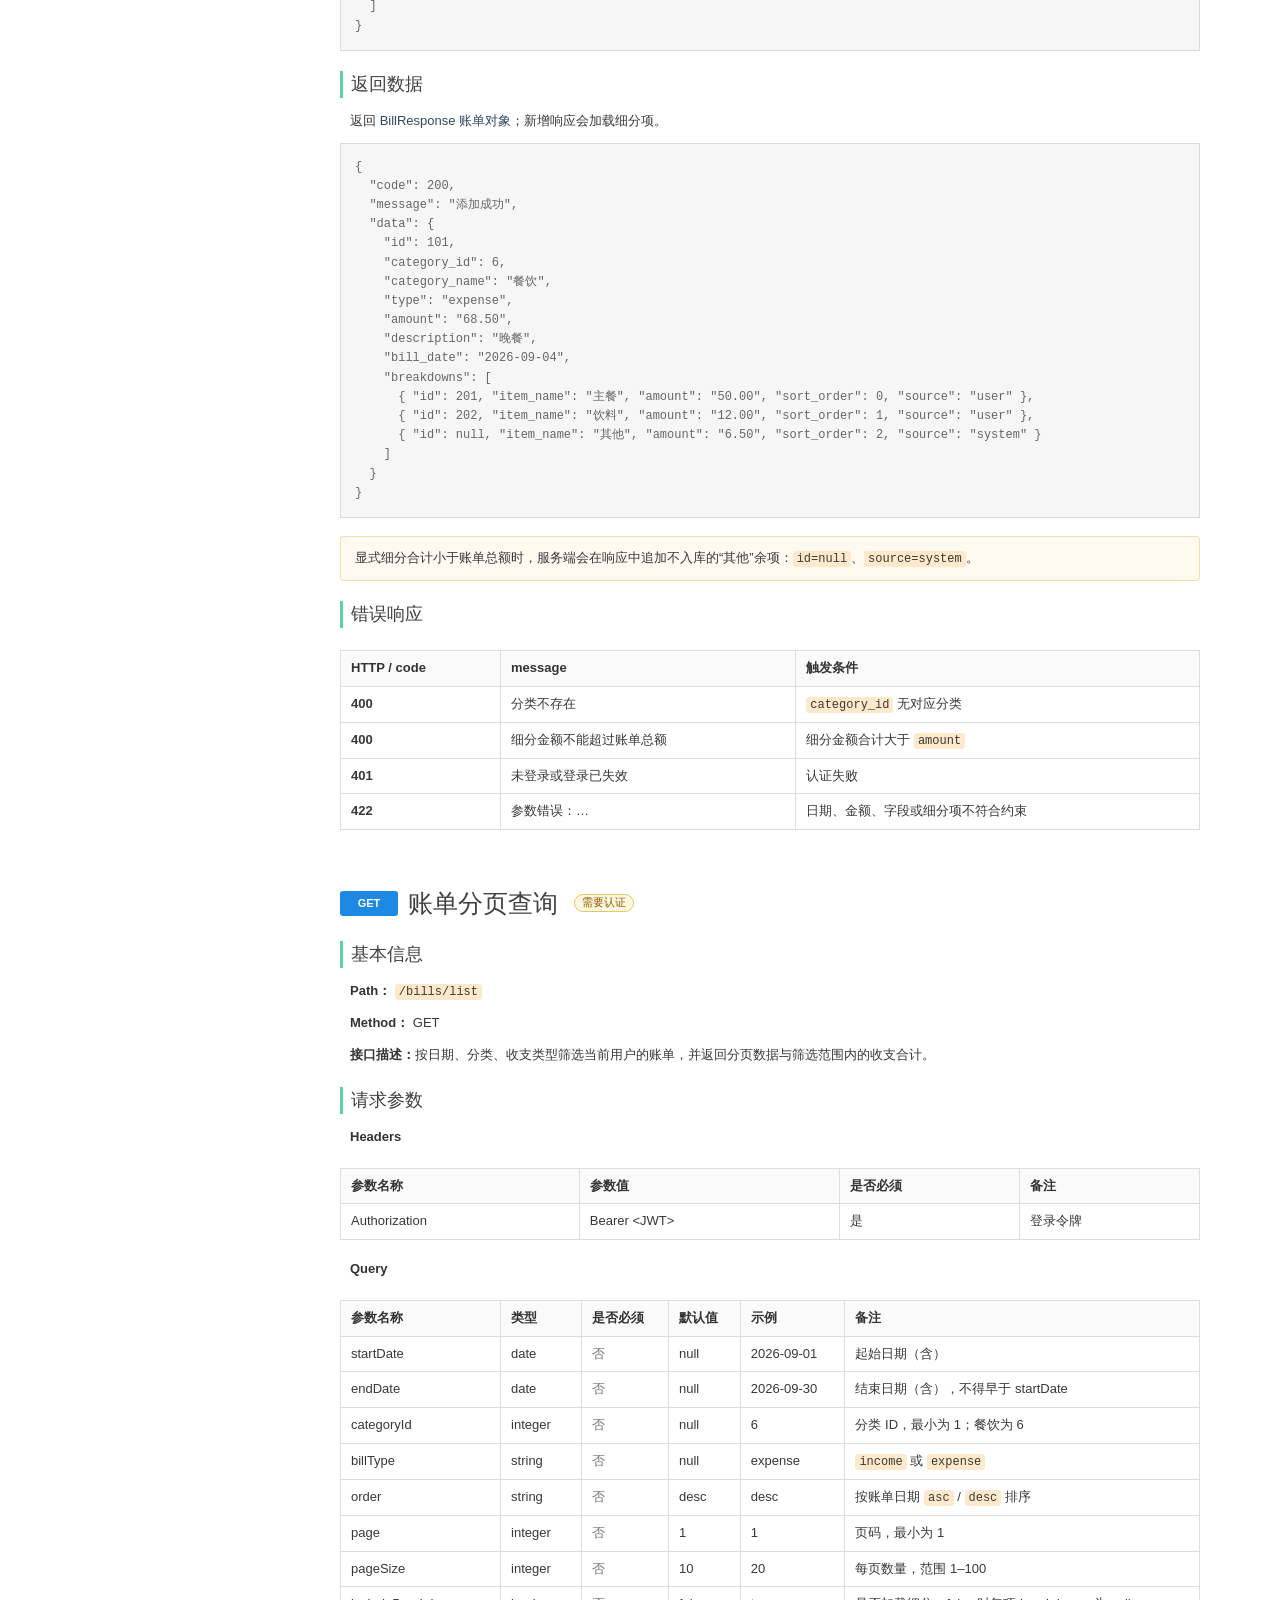
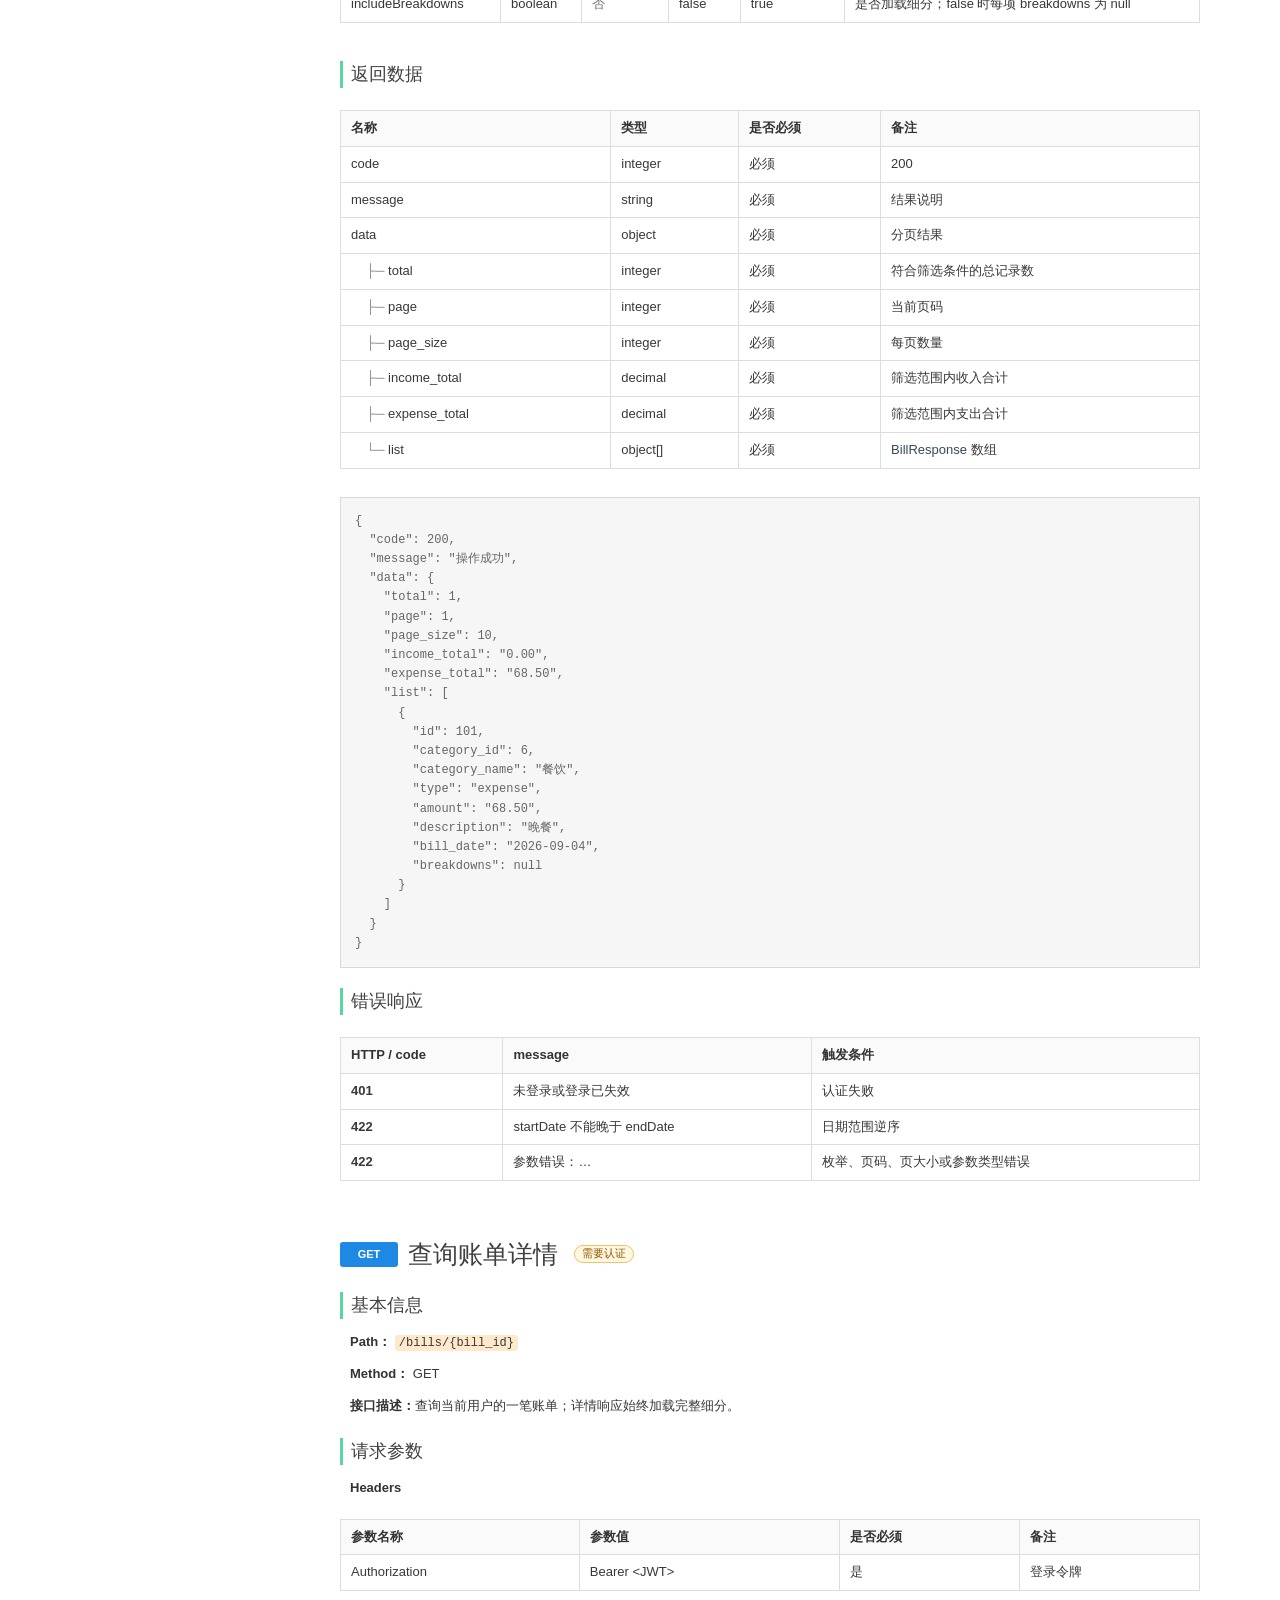
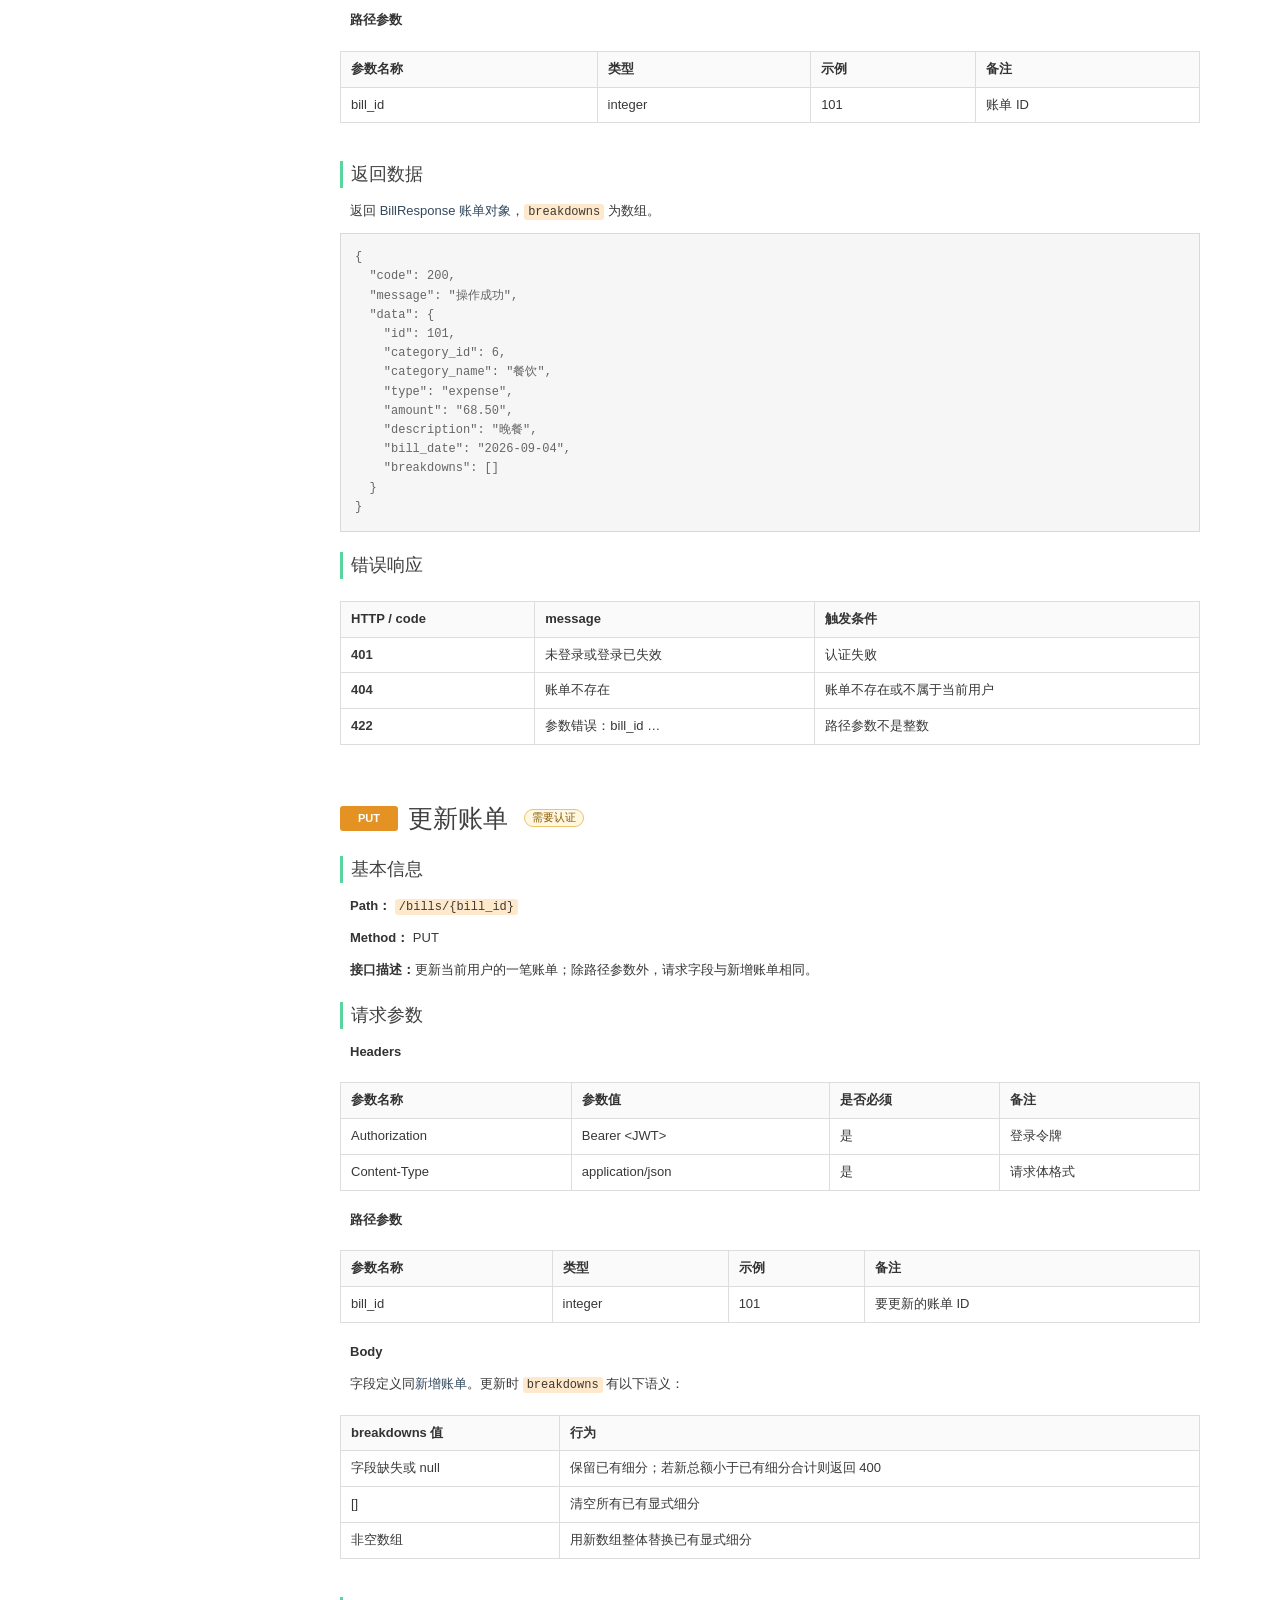
<file: backend/docs/pocket-ledger-api.html>
<!DOCTYPE html>
<html lang="zh-CN">
<head>
  <meta charset="utf-8">
  <meta name="viewport" content="width=device-width, initial-scale=1">
  <title>Pocket Ledger 接口文档</title>
  <style>

    :root {
      --header: #32363a;
      --text: #393838;
      --title: #2c3e50;
      --muted: #777;
      --line: #ddd;
      --soft: #f6f6f6;
      --accent: #59d69d;
      --accent-dark: #24a66f;
      --code: #fee9cc;
      --sidebar: 270px;
    }

    * { box-sizing: border-box; -webkit-print-color-adjust: exact; }
    html { scroll-behavior: smooth; }
    html, body { margin: 0; min-height: 100%; }
    body {
      color: var(--text);
      background: #fff;
      font-family: -apple-system, BlinkMacSystemFont, "Segoe UI", Roboto,
        "Helvetica Neue", Helvetica, "PingFang SC", "Hiragino Sans GB",
        "Microsoft YaHei", Arial, sans-serif;
      font-size: 13px;
      line-height: 1.75;
    }

    ::-webkit-scrollbar { width: 6px; height: 6px; }
    ::-webkit-scrollbar-track { background: rgba(0, 0, 0, .08); }
    ::-webkit-scrollbar-thumb { border-radius: 4px; background: rgba(0, 0, 0, .22); }

    a, a:visited { color: #34495e; text-decoration: none; }
    a:hover, a:focus { color: var(--accent-dark); }
    code, pre { font-family: Monaco, Consolas, "Courier New", monospace; }
    code {
      padding: 1px 4px;
      border-radius: 3px;
      color: rgba(0, 0, 0, .76);
      background: var(--code);
      font-size: 12px;
    }
    pre {
      overflow-x: auto;
      margin: 10px 0 18px;
      padding: 14px;
      border: 1px solid #d9d9d9;
      background: var(--soft);
      color: #666;
      font-size: 12px;
      line-height: 1.6;
      white-space: pre;
    }
    pre code { padding: 0; color: inherit; background: transparent; font-size: inherit; }

    .m-header {
      position: fixed;
      z-index: 20;
      top: 0;
      right: 0;
      left: 0;
      display: flex;
      align-items: center;
      height: 56px;
      padding: 0 32px 0 60px;
      color: #fff;
      background: var(--header);
      box-shadow: 0 1px 4px rgba(0, 0, 0, .18);
    }
    .brand-mark {
      display: inline-flex;
      align-items: center;
      justify-content: center;
      width: 32px;
      height: 32px;
      border-radius: 50%;
      color: var(--accent-dark);
      background: linear-gradient(#fff, #f2f2f2);
      font-weight: 800;
      letter-spacing: -1px;
    }
    .m-header .title {
      margin: 0 0 0 16px;
      padding: 0;
      border: 0;
      color: #fff;
      font-size: 22px;
      font-weight: 400;
      line-height: 56px;
    }
    .m-header .meta { margin-left: auto; color: #d7dddf; font-size: 13px; }

    .g-doc { display: flex; padding-top: 56px; }
    .table-of-contents {
      position: fixed;
      top: 56px;
      bottom: 0;
      left: 0;
      width: var(--sidebar);
      overflow: auto;
      padding: 24px 18px 40px;
      border-right: 1px solid #eee;
      background: #fff;
    }
    .toc-title { margin: 0 0 14px; color: #111; font-size: 24px; line-height: 1.3; }
    .toc-summary { margin: 0 0 20px; color: #888; }
    .table-of-contents ul { margin: 0; padding: 0; list-style: none; }
    .table-of-contents > ul > li { margin: 16px 0; }
    .table-of-contents > ul > li > a { display: block; font-size: 18px; }
    .table-of-contents ul ul { margin-top: 7px; padding-left: 12px; border-left: 1px solid #ececec; }
    .table-of-contents ul ul li { margin: 3px 0; }
    .table-of-contents ul ul a { display: block; padding: 2px 6px; border-radius: 3px; }
    .table-of-contents ul ul a:hover { background: #effbf5; }

    .content-right {
      width: min(860px, calc(100vw - var(--sidebar) - 88px));
      margin-left: calc(var(--sidebar) + 70px);
      padding: 32px 0 64px;
    }
    h1, h2, h3, h4 { color: #404040; font-weight: 400; }
    h1 {
      margin: 52px 0 16px;
      padding-bottom: 14px;
      border-bottom: 1px solid var(--line);
      color: var(--title);
      font-size: 30px;
      line-height: 1.5;
      scroll-margin-top: 72px;
    }
    .curproject-name { margin-top: 0; font-size: 42px; font-weight: 600; }
    h2 {
      display: flex;
      align-items: center;
      gap: 10px;
      margin: 36px 0 12px;
      font-size: 25px;
      line-height: 1.45;
      scroll-margin-top: 72px;
    }
    h3 {
      clear: both;
      margin: 20px 0 12px;
      padding-left: 8px;
      border-left: 3px solid var(--accent);
      font-size: 18px;
      line-height: 1.5;
    }
    p { margin: 0 0 9px; padding-left: 10px; }
    strong { color: #333; }

    .lead {
      margin: 0 0 20px;
      padding: 14px 16px;
      border-left: 3px solid var(--accent);
      background: #f5fcf8;
      color: #44524b;
    }
    .info-grid {
      display: grid;
      grid-template-columns: repeat(2, minmax(0, 1fr));
      gap: 10px 18px;
      margin: 12px 0 20px;
      padding: 14px 16px;
      border: 1px solid #e2e8e5;
      background: #fbfdfc;
    }
    .info-grid p { margin: 0; padding: 0; }
    .endpoint { padding-top: 1px; }
    .method {
      display: inline-block;
      min-width: 58px;
      padding: 2px 8px;
      border-radius: 3px;
      color: #fff;
      font-size: 11px;
      font-weight: 700;
      line-height: 21px;
      text-align: center;
      vertical-align: middle;
    }
    .get { background: #1e88e5; }
    .post { background: #2ea66f; }
    .put { background: #e39223; }
    .delete { background: #d95050; }
    .auth-badge {
      display: inline-block;
      margin-left: 6px;
      padding: 0 7px;
      border: 1px solid #edc36b;
      border-radius: 10px;
      color: #8a5a00;
      background: #fff7df;
      font-size: 11px;
    }

    .table-wrap { max-width: 100%; overflow-x: auto; }
    table {
      width: 100%;
      margin: 10px 0 18px;
      border-collapse: collapse;
      background: #fff;
    }
    th, td { padding: 6px 10px; border: 1px solid var(--line); text-align: left; vertical-align: top; }
    th { background: #fafafa; color: #333; font-weight: 600; white-space: nowrap; }
    td:first-child { white-space: nowrap; }
    .nested-1 { padding-left: 25px; }
    .nested-2 { padding-left: 45px; }
    .tree { color: #8c8a8a; }
    .required { color: #cf3f3f; }
    .optional { color: #777; }
    .note {
      margin: 10px 0 18px;
      padding: 10px 14px;
      border: 1px solid #f0dfaa;
      border-radius: 3px;
      background: #fffaf0;
    }
    .error-table td:first-child { font-weight: 600; }
    .m-footer { margin-top: 54px; padding: 18px 0; border-top: 1px solid var(--line); color: #888; }
    .m-footer p { padding: 0; }
    .back-top { position: fixed; right: 22px; bottom: 22px; padding: 7px 11px; border-radius: 4px; background: var(--header); color: #fff !important; opacity: .78; }

    @media (max-width: 900px) {
      :root { --sidebar: 220px; }
      .m-header { padding-left: 20px; }
      .content-right { width: calc(100vw - var(--sidebar) - 40px); margin-left: calc(var(--sidebar) + 24px); }
    }
    @media (max-width: 680px) {
      .m-header { position: static; padding: 0 14px; }
      .m-header .meta { display: none; }
      .g-doc { display: block; padding-top: 0; }
      .table-of-contents { position: static; width: 100%; max-height: none; border-right: 0; border-bottom: 1px solid #eee; }
      .content-right { width: auto; margin: 0; padding: 24px 16px 50px; }
      .curproject-name { font-size: 32px; }
      h1 { margin-top: 38px; font-size: 26px; }
      h2 { align-items: flex-start; flex-wrap: wrap; font-size: 22px; }
      .info-grid { grid-template-columns: 1fr; }
      .back-top { display: none; }
    }
    @media print {
      .m-header, .table-of-contents, .back-top { display: none; }
      .g-doc { padding: 0; }
      .content-right { width: 100%; margin: 0; padding: 0; }
      table, pre, .endpoint { page-break-inside: avoid; }
      h1, h2, h3 { color: #000; }
    }
  </style>
</head>
<body id="top">
  <header class="m-header">
    <span class="brand-mark">PL</span>
    <h1 class="title">YAPI 风格接口文档</h1>
    <span class="meta">Pocket Ledger · Java / Spring Boot</span>
  </header>

  <div class="g-doc">
    <nav class="table-of-contents" aria-label="接口目录">
      <h2 class="toc-title">Pocket Ledger</h2>
      <p class="toc-summary">9 个业务接口 · 1 个健康检查</p>
      <ul>
        <li><a href="#overview">接口概览</a>
          <ul><li><a href="#health">健康检查</a></li></ul>
        </li>
        <li><a href="#auth-apis">认证相关接口</a>
          <ul>
            <li><a href="#register">用户注册</a></li>
            <li><a href="#login">用户登录</a></li>
            <li><a href="#me">获取当前用户</a></li>
            <li><a href="#me-update">更新当前用户资料</a></li>
            <li><a href="#me-avatar-upload">上传头像</a></li>
            <li><a href="#me-avatar-remove">删除头像</a></li>
          </ul>
        </li>
        <li><a href="#category-apis">分类相关接口</a>
          <ul><li><a href="#category-list">查询分类列表</a></li></ul>
        </li>
        <li><a href="#bill-apis">账单相关接口</a>
          <ul>
            <li><a href="#bill-add">新增账单</a></li>
            <li><a href="#bill-list">账单分页查询</a></li>
            <li><a href="#bill-detail">查询账单详情</a></li>
            <li><a href="#bill-update">更新账单</a></li>
            <li><a href="#bill-delete">批量删除账单</a></li>
          </ul>
        </li>
        <li><a href="#common-errors">通用错误</a></li>
      </ul>
    </nav>

    <main id="right" class="content-right">
      <h1 class="curproject-name">Pocket Ledger 接口文档</h1>
      <p class="lead">本文档沿用原接口契约，适配当前 Java 项目与既有数据库。除健康检查外，成功响应使用统一的 <code>ApiResponse</code> JSON 包装。账单接口为开发目标，完整参考实现位于 <a href="bill-crud-reference/README.md">bill-crud-reference</a>，尚需按<a href="2026-09-06-bill-crud-development-guide.md">开发书</a>合并到项目 src 后运行。</p>

      <section id="overview">
        <h1>接口概览</h1>
        <div class="info-grid">
          <p><strong>Java 默认 Base URL：</strong><code>http://localhost:8080</code>（以实际 server.port 为准）</p>
          <p><strong>数据格式：</strong><code>application/json</code></p>
          <p><strong>认证方式：</strong><code>Authorization: Bearer &lt;JWT&gt;</code></p>
          <p><strong>令牌有效期：</strong>24 小时</p>
        </div>

        <h3>统一成功响应</h3>
        <div class="table-wrap"><table>
          <thead><tr><th>名称</th><th>类型</th><th>是否必须</th><th>默认值</th><th>备注</th></tr></thead>
          <tbody>
            <tr><td>code</td><td>integer</td><td>必须</td><td>200</td><td>业务状态码；成功固定为 200</td></tr>
            <tr><td>message</td><td>string</td><td>必须</td><td>操作成功</td><td>结果说明</td></tr>
            <tr><td>data</td><td>any | null</td><td>非必须</td><td>null</td><td>接口返回的数据</td></tr>
          </tbody>
        </table></div>
        <pre><code>{
  "code": 200,
  "message": "操作成功",
  "data": {}
}</code></pre>

        <article id="health" class="endpoint">
          <h2><span class="method get">GET</span> 健康检查</h2>
          <h3>基本信息</h3>
          <p><strong>Path：</strong> <code>/</code></p>
          <p><strong>Method：</strong> GET</p>
          <p><strong>接口描述：</strong>检查 API 服务是否可访问。无需认证，返回统一 ApiResponse 包装。</p>
          <h3>请求参数</h3>
          <p>无。</p>
          <h3>返回数据</h3>
          <pre><code>{
  "code": 200,
  "message": "Hello World",
  "data": null
}</code></pre>
        </article>
      </section>

      <section id="auth-apis">
        <h1>认证相关接口</h1>

        <article id="register" class="endpoint">
          <h2><span class="method post">POST</span> 用户注册</h2>
          <h3>基本信息</h3>
          <p><strong>Path：</strong> <code>/auth/register</code></p>
          <p><strong>Method：</strong> POST</p>
          <p><strong>接口描述：</strong>创建新用户账号；用户名不可重复。</p>
          <h3>请求参数</h3>
          <p><strong>Headers</strong></p>
          <div class="table-wrap"><table>
            <thead><tr><th>参数名称</th><th>参数值</th><th>是否必须</th><th>示例</th><th>备注</th></tr></thead>
            <tbody><tr><td>Content-Type</td><td>application/json</td><td>是</td><td>application/json</td><td>请求体格式</td></tr></tbody>
          </table></div>
          <p><strong>Body</strong></p>
          <div class="table-wrap"><table>
            <thead><tr><th>名称</th><th>类型</th><th>是否必须</th><th>默认值</th><th>备注</th><th>其他信息</th></tr></thead>
            <tbody>
              <tr><td>username</td><td>string</td><td class="required">必须</td><td>—</td><td>用户名</td><td>去除首尾空白；长度 2–50</td></tr>
              <tr><td>password</td><td>string</td><td class="required">必须</td><td>—</td><td>密码</td><td>去除首尾空白；长度 8–64，UTF-8 编码不超过 72 字节</td></tr>
              <tr><td>nickname</td><td>string</td><td class="optional">否</td><td>null</td><td>展示昵称</td><td>去除首尾空白，空白视为未填写；长度≤50</td></tr>
              <tr><td>email</td><td>string</td><td class="optional">否</td><td>null</td><td>联系邮箱</td><td>去除首尾空白，空白视为未填写；格式校验且长度≤254，允许重复</td></tr>
            </tbody>
          </table></div>
          <h3>返回数据</h3>
          <div class="table-wrap"><table>
            <thead><tr><th>名称</th><th>类型</th><th>是否必须</th><th>备注</th></tr></thead>
            <tbody>
              <tr><td>code</td><td>integer</td><td>必须</td><td>200</td></tr>
              <tr><td>message</td><td>string</td><td>必须</td><td>注册成功</td></tr>
              <tr><td>data</td><td>object</td><td>必须</td><td>注册用户</td></tr>
              <tr><td class="nested-1"><span class="tree">├─</span> id</td><td>integer</td><td>必须</td><td>用户 ID</td></tr>
              <tr><td class="nested-1"><span class="tree">├─</span> username</td><td>string</td><td>必须</td><td>用户名</td></tr>
              <tr><td class="nested-1"><span class="tree">├─</span> nickname</td><td>string | null</td><td>必须</td><td>展示昵称；null 时前端回退显示用户名</td></tr>
              <tr><td class="nested-1"><span class="tree">├─</span> avatar_url</td><td>string | null</td><td>必须</td><td>头像公共访问地址；注册时恒为 null</td></tr>
              <tr><td class="nested-1"><span class="tree">└─</span> email</td><td>string | null</td><td>必须</td><td>联系邮箱；未填写时为 null</td></tr>
            </tbody>
          </table></div>
          <pre><code>{
  "code": 200,
  "message": "注册成功",
  "data": {
    "id": 1, "username": "reed",
    "nickname": null, "avatar_url": null, "email": null
  }
}</code></pre>
          <h3>错误响应</h3>
          <div class="table-wrap"><table class="error-table">
            <thead><tr><th>HTTP / code</th><th>message</th><th>触发条件</th></tr></thead>
            <tbody>
              <tr><td>409</td><td>用户名已被占用</td><td>用户名已经存在</td></tr>
              <tr><td>422</td><td>参数错误：…</td><td>字段缺失或长度不符合要求</td></tr>
            </tbody>
          </table></div>
        </article>

        <article id="login" class="endpoint">
          <h2><span class="method post">POST</span> 用户登录</h2>
          <h3>基本信息</h3>
          <p><strong>Path：</strong> <code>/auth/login</code></p>
          <p><strong>Method：</strong> POST</p>
          <p><strong>接口描述：</strong>使用用户名与密码换取 JWT。成功后在需要认证的接口中携带 Bearer Token。</p>
          <h3>请求参数</h3>
          <p><strong>Headers</strong></p>
          <div class="table-wrap"><table>
            <thead><tr><th>参数名称</th><th>参数值</th><th>是否必须</th><th>示例</th><th>备注</th></tr></thead>
            <tbody><tr><td>Content-Type</td><td>application/json</td><td>是</td><td>application/json</td><td>请求体格式</td></tr></tbody>
          </table></div>
          <p><strong>Body</strong></p>
          <div class="table-wrap"><table>
            <thead><tr><th>名称</th><th>类型</th><th>是否必须</th><th>默认值</th><th>备注</th></tr></thead>
            <tbody>
              <tr><td>username</td><td>string</td><td class="required">必须</td><td>—</td><td>用户名</td></tr>
              <tr><td>password</td><td>string</td><td class="required">必须</td><td>—</td><td>密码</td></tr>
            </tbody>
          </table></div>
          <h3>返回数据</h3>
          <div class="table-wrap"><table>
            <thead><tr><th>名称</th><th>类型</th><th>是否必须</th><th>默认值</th><th>备注</th></tr></thead>
            <tbody>
              <tr><td>code</td><td>integer</td><td>必须</td><td>200</td><td>业务状态码</td></tr>
              <tr><td>message</td><td>string</td><td>必须</td><td>操作成功</td><td>结果说明</td></tr>
              <tr><td>data</td><td>object</td><td>必须</td><td>—</td><td>令牌信息</td></tr>
              <tr><td class="nested-1"><span class="tree">├─</span> access_token</td><td>string</td><td>必须</td><td>—</td><td>JWT，有效期 24 小时</td></tr>
              <tr><td class="nested-1"><span class="tree">└─</span> token_type</td><td>string</td><td>必须</td><td>bearer</td><td>令牌类型</td></tr>
            </tbody>
          </table></div>
          <pre><code>{
  "code": 200,
  "message": "操作成功",
  "data": {
    "access_token": "eyJhbGciOiJIUzI1NiIs...",
    "token_type": "bearer"
  }
}</code></pre>
          <h3>错误响应</h3>
          <div class="table-wrap"><table class="error-table">
            <thead><tr><th>HTTP / code</th><th>message</th><th>触发条件</th></tr></thead>
            <tbody>
              <tr><td>401</td><td>用户名或密码错误</td><td>用户不存在或密码不正确</td></tr>
              <tr><td>422</td><td>参数错误：…</td><td>请求体字段缺失或类型错误</td></tr>
            </tbody>
          </table></div>
        </article>

        <article id="me" class="endpoint">
          <h2><span class="method get">GET</span> 获取当前用户 <span class="auth-badge">需要认证</span></h2>
          <h3>基本信息</h3>
          <p><strong>Path：</strong> <code>/auth/me</code></p>
          <p><strong>Method：</strong> GET</p>
          <p><strong>接口描述：</strong>根据 Bearer Token 返回当前登录用户。</p>
          <h3>请求参数</h3>
          <p><strong>Headers</strong></p>
          <div class="table-wrap"><table>
            <thead><tr><th>参数名称</th><th>参数值</th><th>是否必须</th><th>示例</th><th>备注</th></tr></thead>
            <tbody><tr><td>Authorization</td><td>Bearer &lt;JWT&gt;</td><td>是</td><td>Bearer eyJhbGci...</td><td>登录接口返回的令牌</td></tr></tbody>
          </table></div>
          <h3>返回数据</h3>
          <div class="table-wrap"><table>
            <thead><tr><th>名称</th><th>类型</th><th>是否必须</th><th>备注</th></tr></thead>
            <tbody>
              <tr><td>code</td><td>integer</td><td>必须</td><td>200</td></tr>
              <tr><td>message</td><td>string</td><td>必须</td><td>结果说明</td></tr>
              <tr><td>data</td><td>object</td><td>必须</td><td>当前用户</td></tr>
              <tr><td class="nested-1"><span class="tree">├─</span> id</td><td>integer</td><td>必须</td><td>用户 ID</td></tr>
              <tr><td class="nested-1"><span class="tree">├─</span> username</td><td>string</td><td>必须</td><td>用户名</td></tr>
              <tr><td class="nested-1"><span class="tree">├─</span> nickname</td><td>string | null</td><td>必须</td><td>展示昵称；null 时前端回退显示用户名</td></tr>
              <tr><td class="nested-1"><span class="tree">├─</span> avatar_url</td><td>string | null</td><td>必须</td><td>头像公共访问地址；未上传时为 null</td></tr>
              <tr><td class="nested-1"><span class="tree">└─</span> email</td><td>string | null</td><td>必须</td><td>联系邮箱；未填写时为 null</td></tr>
            </tbody>
          </table></div>
          <pre><code>{
  "code": 200,
  "message": "操作成功",
  "data": {
    "id": 1, "username": "reed",
    "nickname": "小明", "avatar_url": null, "email": "reed@example.com"
  }
}</code></pre>
          <h3>错误响应</h3>
          <div class="table-wrap"><table class="error-table">
            <thead><tr><th>HTTP / code</th><th>message</th><th>触发条件</th></tr></thead>
            <tbody><tr><td>401</td><td>未登录或登录已失效</td><td>Token 缺失、无效、过期或用户已不存在</td></tr></tbody>
          </table></div>
        </article>

        <article id="me-update" class="endpoint">
          <h2><span class="method put">PUT</span> 更新当前用户资料 <span class="auth-badge">需要认证</span></h2>
          <h3>基本信息</h3>
          <p><strong>Path：</strong> <code>/auth/me</code></p>
          <p><strong>Method：</strong> PUT</p>
          <p><strong>接口描述：</strong>整体替换当前用户的昵称与邮箱；不改变头像。缺失、null、空白均表示清空。</p>
          <h3>请求参数</h3>
          <p><strong>Headers</strong></p>
          <div class="table-wrap"><table>
            <thead><tr><th>参数名称</th><th>参数值</th><th>是否必须</th><th>示例</th><th>备注</th></tr></thead>
            <tbody>
              <tr><td>Authorization</td><td>Bearer &lt;JWT&gt;</td><td>是</td><td>Bearer eyJhbGci...</td><td>登录接口返回的令牌</td></tr>
              <tr><td>Content-Type</td><td>application/json</td><td>是</td><td>application/json</td><td>请求体格式</td></tr>
            </tbody>
          </table></div>
          <p><strong>Body</strong></p>
          <div class="table-wrap"><table>
            <thead><tr><th>名称</th><th>类型</th><th>是否必须</th><th>默认值</th><th>备注</th></tr></thead>
            <tbody>
              <tr><td>nickname</td><td>string</td><td class="optional">否</td><td>null</td><td>去除首尾空白，空白视为清空；长度≤50</td></tr>
              <tr><td>email</td><td>string</td><td class="optional">否</td><td>null</td><td>去除首尾空白，空白视为清空；格式校验且长度≤254，允许重复</td></tr>
            </tbody>
          </table></div>
          <h3>返回数据</h3>
          <div class="table-wrap"><table>
            <thead><tr><th>名称</th><th>类型</th><th>是否必须</th><th>备注</th></tr></thead>
            <tbody>
              <tr><td>code</td><td>integer</td><td>必须</td><td>200</td></tr>
              <tr><td>message</td><td>string</td><td>必须</td><td>资料更新成功</td></tr>
              <tr><td>data</td><td>object</td><td>必须</td><td>更新后的当前用户（字段同 GET /auth/me）</td></tr>
            </tbody>
          </table></div>
          <pre><code>{
  "code": 200,
  "message": "资料更新成功",
  "data": {
    "id": 1, "username": "reed",
    "nickname": "新昵称", "avatar_url": null, "email": "new@example.com"
  }
}</code></pre>
          <h3>错误响应</h3>
          <div class="table-wrap"><table class="error-table">
            <thead><tr><th>HTTP / code</th><th>message</th><th>触发条件</th></tr></thead>
            <tbody>
              <tr><td>401</td><td>未登录或登录已失效</td><td>Token 缺失、无效、过期或用户已不存在</td></tr>
              <tr><td>422</td><td>参数错误：…</td><td>昵称或邮箱长度、格式不符合要求，或请求体包含未知字段</td></tr>
            </tbody>
          </table></div>
        </article>

        <article id="me-avatar-upload" class="endpoint">
          <h2><span class="method post">POST</span> 上传头像 <span class="auth-badge">需要认证</span></h2>
          <h3>基本信息</h3>
          <p><strong>Path：</strong> <code>/auth/me/avatar</code></p>
          <p><strong>Method：</strong> POST</p>
          <p><strong>接口描述：</strong>上传并替换当前用户头像。仅接受单个名为 file 的 JPG/PNG 文件，大小不超过 2MB；不接受额外文件字段、文本字段或 URL 查询参数。上传成功即已持久化头像关联。</p>
          <h3>请求参数</h3>
          <p><strong>Headers</strong></p>
          <div class="table-wrap"><table>
            <thead><tr><th>参数名称</th><th>参数值</th><th>是否必须</th><th>示例</th><th>备注</th></tr></thead>
            <tbody>
              <tr><td>Authorization</td><td>Bearer &lt;JWT&gt;</td><td>是</td><td>Bearer eyJhbGci...</td><td>登录接口返回的令牌</td></tr>
              <tr><td>Content-Type</td><td>multipart/form-data</td><td>是</td><td>multipart/form-data</td><td>表单格式</td></tr>
            </tbody>
          </table></div>
          <p><strong>Body（form-data）</strong></p>
          <div class="table-wrap"><table>
            <thead><tr><th>名称</th><th>类型</th><th>是否必须</th><th>备注</th></tr></thead>
            <tbody><tr><td>file</td><td>file</td><td class="required">必须</td><td>头像文件；按文件头识别 JPG/PNG（不信任扩展名），≤2MB</td></tr></tbody>
          </table></div>
          <h3>返回数据</h3>
          <div class="table-wrap"><table>
            <thead><tr><th>名称</th><th>类型</th><th>是否必须</th><th>备注</th></tr></thead>
            <tbody>
              <tr><td>code</td><td>integer</td><td>必须</td><td>200</td></tr>
              <tr><td>message</td><td>string</td><td>必须</td><td>头像更新成功</td></tr>
              <tr><td>data</td><td>object</td><td>必须</td><td>更新后的当前用户（avatar_url 为新头像地址）</td></tr>
            </tbody>
          </table></div>
          <h3>错误响应</h3>
          <div class="table-wrap"><table class="error-table">
            <thead><tr><th>HTTP / code</th><th>message</th><th>触发条件</th></tr></thead>
            <tbody>
              <tr><td>401</td><td>未登录或登录已失效</td><td>Token 缺失、无效、过期或用户已不存在</td></tr>
              <tr><td>413</td><td>头像不能超过 2 MB</td><td>文件超过 2MB 限制</td></tr>
              <tr><td>422</td><td>参数错误：… / 头像仅支持 JPG、PNG 格式</td><td>文件为空、字段或文件数量不符合要求、格式不是 JPG/PNG</td></tr>
              <tr><td>503</td><td>头像存储暂不可用，请稍后重试</td><td>OSS 上传失败</td></tr>
            </tbody>
          </table></div>
        </article>

        <article id="me-avatar-remove" class="endpoint">
          <h2><span class="method delete">DELETE</span> 删除头像 <span class="auth-badge">需要认证</span></h2>
          <h3>基本信息</h3>
          <p><strong>Path：</strong> <code>/auth/me/avatar</code></p>
          <p><strong>Method：</strong> DELETE</p>
          <p><strong>接口描述：</strong>清除当前用户头像，恢复默认头像（avatar_url 变为 null）。重复调用仍成功。</p>
          <h3>请求参数</h3>
          <p><strong>Headers</strong></p>
          <div class="table-wrap"><table>
            <thead><tr><th>参数名称</th><th>参数值</th><th>是否必须</th><th>示例</th><th>备注</th></tr></thead>
            <tbody><tr><td>Authorization</td><td>Bearer &lt;JWT&gt;</td><td>是</td><td>Bearer eyJhbGci...</td><td>登录接口返回的令牌</td></tr></tbody>
          </table></div>
          <h3>返回数据</h3>
          <div class="table-wrap"><table>
            <thead><tr><th>名称</th><th>类型</th><th>是否必须</th><th>备注</th></tr></thead>
            <tbody>
              <tr><td>code</td><td>integer</td><td>必须</td><td>200</td></tr>
              <tr><td>message</td><td>string</td><td>必须</td><td>已恢复默认头像</td></tr>
              <tr><td>data</td><td>object</td><td>必须</td><td>更新后的当前用户（avatar_url 为 null）</td></tr>
            </tbody>
          </table></div>
          <h3>错误响应</h3>
          <div class="table-wrap"><table class="error-table">
            <thead><tr><th>HTTP / code</th><th>message</th><th>触发条件</th></tr></thead>
            <tbody><tr><td>401</td><td>未登录或登录已失效</td><td>Token 缺失、无效、过期或用户已不存在</td></tr></tbody>
          </table></div>
        </article>
      </section>

      <section id="category-apis">
        <h1>分类相关接口</h1>

        <article id="category-list" class="endpoint">
          <h2><span class="method get">GET</span> 查询分类列表</h2>
          <h3>基本信息</h3>
          <p><strong>Path：</strong> <code>/categories</code></p>
          <p><strong>Method：</strong> GET</p>
          <p><strong>接口描述：</strong>查询收入、支出分类；可按账单类型筛选。接口无需登录。</p>
          <h3>请求参数</h3>
          <p><strong>Query</strong></p>
          <div class="table-wrap"><table>
            <thead><tr><th>参数名称</th><th>类型</th><th>是否必须</th><th>默认值</th><th>示例</th><th>备注</th></tr></thead>
            <tbody><tr><td>type</td><td>string</td><td class="optional">否</td><td>null</td><td>expense</td><td><code>income</code> 收入；<code>expense</code> 支出</td></tr></tbody>
          </table></div>
          <h3>返回数据</h3>
          <div class="table-wrap"><table>
            <thead><tr><th>名称</th><th>类型</th><th>是否必须</th><th>备注</th></tr></thead>
            <tbody>
              <tr><td>code</td><td>integer</td><td>必须</td><td>200</td></tr>
              <tr><td>message</td><td>string</td><td>必须</td><td>结果说明</td></tr>
              <tr><td>data</td><td>object[]</td><td>必须</td><td>分类数组</td></tr>
              <tr><td class="nested-1"><span class="tree">├─</span> id</td><td>integer</td><td>必须</td><td>分类 ID</td></tr>
              <tr><td class="nested-1"><span class="tree">├─</span> name</td><td>string</td><td>必须</td><td>分类名称</td></tr>
              <tr><td class="nested-1"><span class="tree">├─</span> type</td><td>string</td><td>必须</td><td><code>income</code> 或 <code>expense</code></td></tr>
              <tr><td class="nested-1"><span class="tree">├─</span> icon</td><td>string | null</td><td>必须</td><td>分类图标标识</td></tr>
              <tr><td class="nested-1"><span class="tree">└─</span> sort</td><td>integer</td><td>必须</td><td>排序值</td></tr>
            </tbody>
          </table></div>
          <pre><code>{
  "code": 200,
  "message": "操作成功",
  "data": [
    { "id": 6, "name": "餐饮", "type": "expense", "icon": "food", "sort": 1 }
  ]
}</code></pre>
          <h3>错误响应</h3>
          <div class="table-wrap"><table class="error-table">
            <thead><tr><th>HTTP / code</th><th>message</th><th>触发条件</th></tr></thead>
            <tbody><tr><td>422</td><td>参数错误：type …</td><td><code>type</code> 不是 income 或 expense</td></tr></tbody>
          </table></div>
        </article>
      </section>

      <section id="bill-apis">
        <h1>账单相关接口</h1>
        <p class="note"><strong>原数据库基准：</strong>沿用已初始化的 <a href="bill-crud-reference/sql/pocket_ledger_init.sql">pocket_ledger_init.sql</a> 四张表及字典，工资 ID=1、餐饮 ID=6；分类 ID 通过 <code>GET /categories</code> 获取，上方分类响应仅展示一项。无需新建业务库或改表，也不要重跑含 DROP TABLE 的初始化脚本。细分的 user_id 由服务端写入；删除账单、注销用户由应用事务显式清理关联数据，数据库没有外键级联。</p>
        <p class="note"><strong>账单参考实现补充约束：</strong>ID 必须为正整数，JSON 浮点 ID、额外请求体字段返回422。金额对应 DECIMAL(12,2)，整数最多10位、小数最多2位，输出为两位小数字符串。账单日期范围为1000-01-01至Asia/Taipei当天。描述与细分名称先trim，再按Java UTF-16长度校验；PUT中description缺失/null均清空。相同日期再按id同方向排序。数据库死锁或锁争用返回HTTP/code 409“数据正在被修改，请稍后重试”。这些规则与开发书中的参考代码配套，实施后需一同验收。</p>
        <p class="note"><strong>认证：</strong>本组全部接口都需要 <code>Authorization: Bearer &lt;JWT&gt;</code>。服务端只操作当前用户的数据，请求体不接受 <code>user_id</code>。</p>

        <article id="bill-add" class="endpoint">
          <h2><span class="method post">POST</span> 新增账单 <span class="auth-badge">需要认证</span></h2>
          <h3>基本信息</h3>
          <p><strong>Path：</strong> <code>/bills/add</code></p>
          <p><strong>Method：</strong> POST</p>
          <p><strong>接口描述：</strong>新增一笔收入或支出账单，可同时提交最多 20 个显式细分项。</p>
          <h3>请求参数</h3>
          <p><strong>Headers</strong></p>
          <div class="table-wrap"><table>
            <thead><tr><th>参数名称</th><th>参数值</th><th>是否必须</th><th>备注</th></tr></thead>
            <tbody>
              <tr><td>Authorization</td><td>Bearer &lt;JWT&gt;</td><td>是</td><td>登录令牌</td></tr>
              <tr><td>Content-Type</td><td>application/json</td><td>是</td><td>请求体格式</td></tr>
            </tbody>
          </table></div>
          <p><strong>Body</strong></p>
          <div class="table-wrap"><table>
            <thead><tr><th>名称</th><th>类型</th><th>是否必须</th><th>默认值</th><th>备注</th><th>其他信息</th></tr></thead>
            <tbody>
              <tr><td>category_id</td><td>integer</td><td class="required">必须</td><td>—</td><td>分类 ID</td><td>分类必须存在</td></tr>
              <tr><td>amount</td><td>decimal</td><td class="required">必须</td><td>—</td><td>账单总金额</td><td>&gt; 0；最多 12 位、2 位小数</td></tr>
              <tr><td>description</td><td>string | null</td><td class="optional">否</td><td>null</td><td>账单说明</td><td>去除首尾空白；最长 200 字符</td></tr>
              <tr><td>bill_date</td><td>date</td><td class="required">必须</td><td>—</td><td>账单日期</td><td><code>YYYY-MM-DD</code>；不得晚于今天</td></tr>
              <tr><td>breakdowns</td><td>object[] | null</td><td class="optional">否</td><td>null</td><td>显式细分项</td><td>最多 20 项；null / [] 表示不启用细分</td></tr>
              <tr><td class="nested-1"><span class="tree">├─</span> item_name</td><td>string</td><td class="required">必须</td><td>—</td><td>细分名称</td><td>1–50 字符；不可使用保留名“其他”</td></tr>
              <tr><td class="nested-1"><span class="tree">└─</span> amount</td><td>decimal</td><td class="required">必须</td><td>—</td><td>细分金额</td><td>&gt; 0；最多 12 位、2 位小数</td></tr>
            </tbody>
          </table></div>
          <pre><code>{
  "category_id": 6,
  "amount": "68.50",
  "description": "晚餐",
  "bill_date": "2026-09-04",
  "breakdowns": [
    { "item_name": "主餐", "amount": "50.00" },
    { "item_name": "饮料", "amount": "12.00" }
  ]
}</code></pre>
          <h3>返回数据</h3>
          <p>返回 <a href="#bill-response">BillResponse 账单对象</a>；新增响应会加载细分项。</p>
          <pre><code>{
  "code": 200,
  "message": "添加成功",
  "data": {
    "id": 101,
    "category_id": 6,
    "category_name": "餐饮",
    "type": "expense",
    "amount": "68.50",
    "description": "晚餐",
    "bill_date": "2026-09-04",
    "breakdowns": [
      { "id": 201, "item_name": "主餐", "amount": "50.00", "sort_order": 0, "source": "user" },
      { "id": 202, "item_name": "饮料", "amount": "12.00", "sort_order": 1, "source": "user" },
      { "id": null, "item_name": "其他", "amount": "6.50", "sort_order": 2, "source": "system" }
    ]
  }
}</code></pre>
          <p class="note">显式细分合计小于账单总额时，服务端会在响应中追加不入库的“其他”余项：<code>id=null</code>、<code>source=system</code>。</p>
          <h3>错误响应</h3>
          <div class="table-wrap"><table class="error-table">
            <thead><tr><th>HTTP / code</th><th>message</th><th>触发条件</th></tr></thead>
            <tbody>
              <tr><td>400</td><td>分类不存在</td><td><code>category_id</code> 无对应分类</td></tr>
              <tr><td>400</td><td>细分金额不能超过账单总额</td><td>细分金额合计大于 <code>amount</code></td></tr>
              <tr><td>401</td><td>未登录或登录已失效</td><td>认证失败</td></tr>
              <tr><td>422</td><td>参数错误：…</td><td>日期、金额、字段或细分项不符合约束</td></tr>
            </tbody>
          </table></div>
        </article>

        <article id="bill-list" class="endpoint">
          <h2><span class="method get">GET</span> 账单分页查询 <span class="auth-badge">需要认证</span></h2>
          <h3>基本信息</h3>
          <p><strong>Path：</strong> <code>/bills/list</code></p>
          <p><strong>Method：</strong> GET</p>
          <p><strong>接口描述：</strong>按日期、分类、收支类型筛选当前用户的账单，并返回分页数据与筛选范围内的收支合计。</p>
          <h3>请求参数</h3>
          <p><strong>Headers</strong></p>
          <div class="table-wrap"><table>
            <thead><tr><th>参数名称</th><th>参数值</th><th>是否必须</th><th>备注</th></tr></thead>
            <tbody><tr><td>Authorization</td><td>Bearer &lt;JWT&gt;</td><td>是</td><td>登录令牌</td></tr></tbody>
          </table></div>
          <p><strong>Query</strong></p>
          <div class="table-wrap"><table>
            <thead><tr><th>参数名称</th><th>类型</th><th>是否必须</th><th>默认值</th><th>示例</th><th>备注</th></tr></thead>
            <tbody>
              <tr><td>startDate</td><td>date</td><td class="optional">否</td><td>null</td><td>2026-09-01</td><td>起始日期（含）</td></tr>
              <tr><td>endDate</td><td>date</td><td class="optional">否</td><td>null</td><td>2026-09-30</td><td>结束日期（含），不得早于 startDate</td></tr>
              <tr><td>categoryId</td><td>integer</td><td class="optional">否</td><td>null</td><td>6</td><td>分类 ID，最小为 1；餐饮为 6</td></tr>
              <tr><td>billType</td><td>string</td><td class="optional">否</td><td>null</td><td>expense</td><td><code>income</code> 或 <code>expense</code></td></tr>
              <tr><td>order</td><td>string</td><td class="optional">否</td><td>desc</td><td>desc</td><td>按账单日期 <code>asc</code> / <code>desc</code> 排序</td></tr>
              <tr><td>page</td><td>integer</td><td class="optional">否</td><td>1</td><td>1</td><td>页码，最小为 1</td></tr>
              <tr><td>pageSize</td><td>integer</td><td class="optional">否</td><td>10</td><td>20</td><td>每页数量，范围 1–100</td></tr>
              <tr><td>includeBreakdowns</td><td>boolean</td><td class="optional">否</td><td>false</td><td>true</td><td>是否加载细分；false 时每项 breakdowns 为 null</td></tr>
            </tbody>
          </table></div>
          <h3>返回数据</h3>
          <div class="table-wrap"><table>
            <thead><tr><th>名称</th><th>类型</th><th>是否必须</th><th>备注</th></tr></thead>
            <tbody>
              <tr><td>code</td><td>integer</td><td>必须</td><td>200</td></tr>
              <tr><td>message</td><td>string</td><td>必须</td><td>结果说明</td></tr>
              <tr><td>data</td><td>object</td><td>必须</td><td>分页结果</td></tr>
              <tr><td class="nested-1"><span class="tree">├─</span> total</td><td>integer</td><td>必须</td><td>符合筛选条件的总记录数</td></tr>
              <tr><td class="nested-1"><span class="tree">├─</span> page</td><td>integer</td><td>必须</td><td>当前页码</td></tr>
              <tr><td class="nested-1"><span class="tree">├─</span> page_size</td><td>integer</td><td>必须</td><td>每页数量</td></tr>
              <tr><td class="nested-1"><span class="tree">├─</span> income_total</td><td>decimal</td><td>必须</td><td>筛选范围内收入合计</td></tr>
              <tr><td class="nested-1"><span class="tree">├─</span> expense_total</td><td>decimal</td><td>必须</td><td>筛选范围内支出合计</td></tr>
              <tr><td class="nested-1"><span class="tree">└─</span> list</td><td>object[]</td><td>必须</td><td><a href="#bill-response">BillResponse</a> 数组</td></tr>
            </tbody>
          </table></div>
          <pre><code>{
  "code": 200,
  "message": "操作成功",
  "data": {
    "total": 1,
    "page": 1,
    "page_size": 10,
    "income_total": "0.00",
    "expense_total": "68.50",
    "list": [
      {
        "id": 101,
        "category_id": 6,
        "category_name": "餐饮",
        "type": "expense",
        "amount": "68.50",
        "description": "晚餐",
        "bill_date": "2026-09-04",
        "breakdowns": null
      }
    ]
  }
}</code></pre>
          <h3>错误响应</h3>
          <div class="table-wrap"><table class="error-table">
            <thead><tr><th>HTTP / code</th><th>message</th><th>触发条件</th></tr></thead>
            <tbody>
              <tr><td>401</td><td>未登录或登录已失效</td><td>认证失败</td></tr>
              <tr><td>422</td><td>startDate 不能晚于 endDate</td><td>日期范围逆序</td></tr>
              <tr><td>422</td><td>参数错误：…</td><td>枚举、页码、页大小或参数类型错误</td></tr>
            </tbody>
          </table></div>
        </article>

        <article id="bill-detail" class="endpoint">
          <h2><span class="method get">GET</span> 查询账单详情 <span class="auth-badge">需要认证</span></h2>
          <h3>基本信息</h3>
          <p><strong>Path：</strong> <code>/bills/{bill_id}</code></p>
          <p><strong>Method：</strong> GET</p>
          <p><strong>接口描述：</strong>查询当前用户的一笔账单；详情响应始终加载完整细分。</p>
          <h3>请求参数</h3>
          <p><strong>Headers</strong></p>
          <div class="table-wrap"><table>
            <thead><tr><th>参数名称</th><th>参数值</th><th>是否必须</th><th>备注</th></tr></thead>
            <tbody><tr><td>Authorization</td><td>Bearer &lt;JWT&gt;</td><td>是</td><td>登录令牌</td></tr></tbody>
          </table></div>
          <p><strong>路径参数</strong></p>
          <div class="table-wrap"><table>
            <thead><tr><th>参数名称</th><th>类型</th><th>示例</th><th>备注</th></tr></thead>
            <tbody><tr><td>bill_id</td><td>integer</td><td>101</td><td>账单 ID</td></tr></tbody>
          </table></div>
          <h3>返回数据</h3>
          <p>返回 <a href="#bill-response">BillResponse 账单对象</a>，<code>breakdowns</code> 为数组。</p>
          <pre><code>{
  "code": 200,
  "message": "操作成功",
  "data": {
    "id": 101,
    "category_id": 6,
    "category_name": "餐饮",
    "type": "expense",
    "amount": "68.50",
    "description": "晚餐",
    "bill_date": "2026-09-04",
    "breakdowns": []
  }
}</code></pre>
          <h3>错误响应</h3>
          <div class="table-wrap"><table class="error-table">
            <thead><tr><th>HTTP / code</th><th>message</th><th>触发条件</th></tr></thead>
            <tbody>
              <tr><td>401</td><td>未登录或登录已失效</td><td>认证失败</td></tr>
              <tr><td>404</td><td>账单不存在</td><td>账单不存在或不属于当前用户</td></tr>
              <tr><td>422</td><td>参数错误：bill_id …</td><td>路径参数不是整数</td></tr>
            </tbody>
          </table></div>
        </article>

        <article id="bill-update" class="endpoint">
          <h2><span class="method put">PUT</span> 更新账单 <span class="auth-badge">需要认证</span></h2>
          <h3>基本信息</h3>
          <p><strong>Path：</strong> <code>/bills/{bill_id}</code></p>
          <p><strong>Method：</strong> PUT</p>
          <p><strong>接口描述：</strong>更新当前用户的一笔账单；除路径参数外，请求字段与新增账单相同。</p>
          <h3>请求参数</h3>
          <p><strong>Headers</strong></p>
          <div class="table-wrap"><table>
            <thead><tr><th>参数名称</th><th>参数值</th><th>是否必须</th><th>备注</th></tr></thead>
            <tbody>
              <tr><td>Authorization</td><td>Bearer &lt;JWT&gt;</td><td>是</td><td>登录令牌</td></tr>
              <tr><td>Content-Type</td><td>application/json</td><td>是</td><td>请求体格式</td></tr>
            </tbody>
          </table></div>
          <p><strong>路径参数</strong></p>
          <div class="table-wrap"><table>
            <thead><tr><th>参数名称</th><th>类型</th><th>示例</th><th>备注</th></tr></thead>
            <tbody><tr><td>bill_id</td><td>integer</td><td>101</td><td>要更新的账单 ID</td></tr></tbody>
          </table></div>
          <p><strong>Body</strong></p>
          <p>字段定义同<a href="#bill-add">新增账单</a>。更新时 <code>breakdowns</code> 有以下语义：</p>
          <div class="table-wrap"><table>
            <thead><tr><th>breakdowns 值</th><th>行为</th></tr></thead>
            <tbody>
              <tr><td>字段缺失或 null</td><td>保留已有细分；若新总额小于已有细分合计则返回 400</td></tr>
              <tr><td>[]</td><td>清空所有已有显式细分</td></tr>
              <tr><td>非空数组</td><td>用新数组整体替换已有显式细分</td></tr>
            </tbody>
          </table></div>
          <h3>返回数据</h3>
          <p>返回 <a href="#bill-response">BillResponse 账单对象</a>；更新响应会加载细分项。</p>
          <pre><code>{
  "code": 200,
  "message": "更新成功",
  "data": {
    "id": 101,
    "category_id": 6,
    "category_name": "餐饮",
    "type": "expense",
    "amount": "70.00",
    "description": "晚餐（已更新）",
    "bill_date": "2026-09-04",
    "breakdowns": []
  }
}</code></pre>
          <h3>错误响应</h3>
          <div class="table-wrap"><table class="error-table">
            <thead><tr><th>HTTP / code</th><th>message</th><th>触发条件</th></tr></thead>
            <tbody>
              <tr><td>400</td><td>分类不存在</td><td><code>category_id</code> 无对应分类</td></tr>
              <tr><td>400</td><td>细分金额不能超过账单总额</td><td>保留或替换后的细分合计超过新总额</td></tr>
              <tr><td>401</td><td>未登录或登录已失效</td><td>认证失败</td></tr>
              <tr><td>404</td><td>账单不存在</td><td>账单不存在或不属于当前用户</td></tr>
              <tr><td>422</td><td>参数错误：…</td><td>路径或请求体校验失败</td></tr>
            </tbody>
          </table></div>
        </article>

        <article id="bill-delete" class="endpoint">
          <h2><span class="method delete">DELETE</span> 批量删除账单 <span class="auth-badge">需要认证</span></h2>
          <h3>基本信息</h3>
          <p><strong>Path：</strong> <code>/bills</code></p>
          <p><strong>Method：</strong> DELETE</p>
          <p><strong>接口描述：</strong>按 ID 批量删除当前用户的账单及其细分，返回实际删除数量。</p>
          <h3>请求参数</h3>
          <p><strong>Headers</strong></p>
          <div class="table-wrap"><table>
            <thead><tr><th>参数名称</th><th>参数值</th><th>是否必须</th><th>备注</th></tr></thead>
            <tbody>
              <tr><td>Authorization</td><td>Bearer &lt;JWT&gt;</td><td>是</td><td>登录令牌</td></tr>
              <tr><td>Content-Type</td><td>application/json</td><td>是</td><td>请求体格式</td></tr>
            </tbody>
          </table></div>
          <p><strong>Body</strong></p>
          <div class="table-wrap"><table>
            <thead><tr><th>名称</th><th>类型</th><th>是否必须</th><th>示例</th><th>备注</th></tr></thead>
            <tbody><tr><td>ids</td><td>integer[]</td><td class="required">必须</td><td>[101, 102]</td><td>至少包含 1 个账单 ID</td></tr></tbody>
          </table></div>
          <pre><code>{ "ids": [101, 102] }</code></pre>
          <h3>返回数据</h3>
          <div class="table-wrap"><table>
            <thead><tr><th>名称</th><th>类型</th><th>是否必须</th><th>备注</th></tr></thead>
            <tbody>
              <tr><td>code</td><td>integer</td><td>必须</td><td>200</td></tr>
              <tr><td>message</td><td>string</td><td>必须</td><td>包含实际删除数量</td></tr>
              <tr><td>data</td><td>integer</td><td>必须</td><td>实际删除的账单数量</td></tr>
            </tbody>
          </table></div>
          <pre><code>{
  "code": 200,
  "message": "成功删除 2 条",
  "data": 2
}</code></pre>
          <p class="note">不存在或属于其他用户的 ID 会被静默跳过，因此实际删除数量可能小于 <code>ids</code> 的长度。</p>
          <h3>错误响应</h3>
          <div class="table-wrap"><table class="error-table">
            <thead><tr><th>HTTP / code</th><th>message</th><th>触发条件</th></tr></thead>
            <tbody>
              <tr><td>401</td><td>未登录或登录已失效</td><td>认证失败</td></tr>
              <tr><td>422</td><td>参数错误：ids …</td><td><code>ids</code> 缺失、为空或元素类型错误</td></tr>
            </tbody>
          </table></div>
        </article>

        <article id="bill-response" class="endpoint">
          <h2>BillResponse 账单响应结构</h2>
          <p>新增、详情、更新接口的 <code>data</code>，以及分页接口 <code>data.list[]</code> 的公共结构。</p>
          <div class="table-wrap"><table>
            <thead><tr><th>名称</th><th>类型</th><th>是否必须</th><th>备注</th><th>其他信息</th></tr></thead>
            <tbody>
              <tr><td>id</td><td>integer</td><td>必须</td><td>账单 ID</td><td>—</td></tr>
              <tr><td>category_id</td><td>integer</td><td>必须</td><td>分类 ID</td><td>—</td></tr>
              <tr><td>category_name</td><td>string</td><td>必须</td><td>分类名称</td><td>—</td></tr>
              <tr><td>type</td><td>string</td><td>必须</td><td>账单类型</td><td><code>income</code> / <code>expense</code></td></tr>
              <tr><td>amount</td><td>decimal</td><td>必须</td><td>账单总金额</td><td>2 位小数</td></tr>
              <tr><td>description</td><td>string | null</td><td>必须</td><td>账单说明</td><td>—</td></tr>
              <tr><td>bill_date</td><td>date</td><td>必须</td><td>账单日期</td><td><code>YYYY-MM-DD</code></td></tr>
              <tr><td>breakdowns</td><td>object[] | null</td><td>必须</td><td>账单细分</td><td>null 表示未加载；[] 表示已加载但没有显式细分</td></tr>
              <tr><td class="nested-1"><span class="tree">├─</span> id</td><td>integer | null</td><td>必须</td><td>细分 ID</td><td>系统“其他”项为 null</td></tr>
              <tr><td class="nested-1"><span class="tree">├─</span> item_name</td><td>string</td><td>必须</td><td>细分名称</td><td>—</td></tr>
              <tr><td class="nested-1"><span class="tree">├─</span> amount</td><td>decimal</td><td>必须</td><td>细分金额</td><td>2 位小数</td></tr>
              <tr><td class="nested-1"><span class="tree">├─</span> sort_order</td><td>integer</td><td>必须</td><td>显示顺序</td><td>从 0 开始</td></tr>
              <tr><td class="nested-1"><span class="tree">└─</span> source</td><td>string</td><td>必须</td><td>细分来源</td><td><code>user</code> / <code>system</code></td></tr>
            </tbody>
          </table></div>
        </article>
      </section>

      <section id="common-errors">
        <h1>通用错误</h1>
        <p>除根路径健康检查外，框架错误与业务错误也使用统一 <code>Result</code> 结构，且 HTTP 状态码与响应中的 <code>code</code> 相同。</p>
        <div class="table-wrap"><table class="error-table">
          <thead><tr><th>HTTP / code</th><th>含义</th><th>典型 message</th></tr></thead>
          <tbody>
            <tr><td>400</td><td>业务参数不合法</td><td>分类不存在；细分金额不能超过账单总额</td></tr>
            <tr><td>401</td><td>认证失败</td><td>未登录或登录已失效；用户名或密码错误</td></tr>
            <tr><td>404</td><td>资源或路径不存在</td><td>账单不存在；Not Found</td></tr>
            <tr><td>405</td><td>请求方法不允许</td><td>Method Not Allowed</td></tr>
            <tr><td>409</td><td>资源冲突</td><td>用户名已被占用</td></tr>
            <tr><td>422</td><td>请求参数校验失败</td><td>参数错误：字段名 校验原因</td></tr>
            <tr><td>500</td><td>未处理的服务端异常</td><td>服务器内部错误</td></tr>
          </tbody>
        </table></div>
        <pre><code>{
  "code": 401,
  "message": "未登录或登录已失效",
  "data": null
}</code></pre>
      </section>

      <footer class="m-footer">
        <p>依据 Pocket Ledger 当前源码整理 · 文档日期：2026-09-04</p>
      </footer>
    </main>
  </div>

  <a class="back-top" href="#top" aria-label="返回顶部">↑ 顶部</a>
</body>
</html>
</file>
<file: fronted_static/css/styles.css>
/* ============================================================
   口袋账本 PocketLedger —— 设计系统
   深色极光 · 玻璃拟态 · 细腻动效
   ============================================================ */

/* ---------- 1. 主题变量 ---------- */
:root {
  --font: "Inter", "PingFang SC", "Hiragino Sans GB", "Microsoft YaHei", system-ui, -apple-system, sans-serif;

  --income: #34d399;
  --income-strong: #10b981;
  --income-soft: rgba(52, 211, 153, 0.14);
  --expense: #fb7185;
  --expense-strong: #f43f5e;
  --expense-soft: rgba(251, 113, 133, 0.14);
  --accent: #818cf8;
  --accent-strong: #6366f1;
  --accent-2: #a78bfa;
  --grad: linear-gradient(135deg, #6366f1 0%, #8b5cf6 100%);
  --grad-text: linear-gradient(120deg, #a5b4fc, #c4b5fd 55%, #f0abfc);
  --danger: #f43f5e;

  --radius-lg: 22px;
  --radius-md: 14px;
  --radius-sm: 10px;

  --ease-spring: cubic-bezier(0.34, 1.45, 0.64, 1);
  --ease-out: cubic-bezier(0.22, 0.9, 0.32, 1);

  --navbar-h: 66px;
}

[data-theme="dark"] {
  color-scheme: dark;
  --bg: #05070f;
  --panel: rgba(15, 20, 38, 0.55);
  --panel-strong: rgba(17, 23, 44, 0.86);
  --panel-hover: rgba(255, 255, 255, 0.045);
  --border: rgba(255, 255, 255, 0.08);
  --border-strong: rgba(255, 255, 255, 0.16);
  --text: #e9edf6;
  --text-2: #98a1b8;
  --text-3: #5d6679;
  --input-bg: rgba(255, 255, 255, 0.05);
  --shadow: 0 18px 50px -12px rgba(0, 0, 0, 0.55);
  --shadow-sm: 0 6px 20px -6px rgba(0, 0, 0, 0.4);
  --glow-accent: 0 0 0 1px rgba(129, 140, 248, 0.35), 0 8px 30px -6px rgba(99, 102, 241, 0.45);
  --skeleton-base: rgba(255, 255, 255, 0.06);
  --skeleton-shine: rgba(255, 255, 255, 0.12);
}

[data-theme="light"] {
  color-scheme: light;
  --bg: #eef1f8;
  --panel: rgba(255, 255, 255, 0.68);
  --panel-strong: rgba(255, 255, 255, 0.92);
  --panel-hover: rgba(15, 23, 42, 0.04);
  --border: rgba(15, 23, 42, 0.09);
  --border-strong: rgba(15, 23, 42, 0.18);
  --text: #1e2433;
  --text-2: #5a6478;
  --text-3: #9aa3b5;
  --input-bg: rgba(255, 255, 255, 0.75);
  --income: #059669;
  --expense: #e11d48;
  --accent: #6366f1;
  --shadow: 0 18px 45px -14px rgba(80, 90, 140, 0.28);
  --shadow-sm: 0 6px 18px -8px rgba(80, 90, 140, 0.22);
  --glow-accent: 0 0 0 1px rgba(99, 102, 241, 0.3), 0 8px 26px -8px rgba(99, 102, 241, 0.4);
  --skeleton-base: rgba(15, 23, 42, 0.06);
  --skeleton-shine: rgba(15, 23, 42, 0.1);
  --grad-text: linear-gradient(120deg, #6366f1, #8b5cf6 60%, #d946ef);
}

/* ---------- 2. 基础 ---------- */
* { margin: 0; padding: 0; box-sizing: border-box; }

[hidden] { display: none !important; }

html { scroll-behavior: smooth; }

body {
  font-family: var(--font);
  background: var(--bg);
  color: var(--text);
  min-height: 100vh;
  overflow-x: hidden;
  transition: background 0.4s ease, color 0.3s ease;
  -webkit-font-smoothing: antialiased;
}

.num, .stat-value, .amount-field input, .bill-amount, .batch-sum {
  font-variant-numeric: tabular-nums;
  letter-spacing: 0.01em;
}

::selection { background: rgba(129, 140, 248, 0.35); }

::-webkit-scrollbar { width: 10px; height: 10px; }
::-webkit-scrollbar-thumb {
  background: var(--border-strong);
  border-radius: 8px;
  border: 2px solid transparent;
  background-clip: content-box;
}
::-webkit-scrollbar-track { background: transparent; }

.container { max-width: 1180px; margin: 0 auto; padding: 0 24px; }

h2 { font-size: 17px; font-weight: 700; letter-spacing: 0.01em; }
h3 { font-size: 19px; font-weight: 700; }

button { font-family: inherit; cursor: pointer; border: none; background: none; color: inherit; }
input, select { font-family: inherit; color: inherit; }
button:focus-visible, input:focus-visible, select:focus-visible {
  outline: 2px solid var(--accent);
  outline-offset: 2px;
}

/* ---------- 3. 极光背景 ---------- */
.aurora { position: fixed; inset: 0; z-index: -1; overflow: hidden; background: var(--bg); }

.blob {
  position: absolute;
  border-radius: 50%;
  filter: blur(110px);
  opacity: 0.55;
  will-change: transform;
}
[data-theme="light"] .blob { opacity: 0.32; }

.blob-1 {
  width: 56vw; height: 56vw; top: -22vw; left: -14vw;
  background: radial-gradient(circle at 30% 30%, #4f46e5, transparent 65%);
  animation: drift1 26s ease-in-out infinite alternate;
}
.blob-2 {
  width: 44vw; height: 44vw; top: -10vw; right: -12vw;
  background: radial-gradient(circle at 60% 40%, #8b5cf6, transparent 65%);
  animation: drift2 32s ease-in-out infinite alternate;
}
.blob-3 {
  width: 40vw; height: 40vw; bottom: -16vw; left: 22vw;
  background: radial-gradient(circle at 50% 50%, rgba(16, 185, 129, 0.75), transparent 65%);
  animation: drift3 38s ease-in-out infinite alternate;
}
.blob-4 {
  width: 30vw; height: 30vw; bottom: -8vw; right: 6vw;
  background: radial-gradient(circle at 50% 50%, rgba(244, 63, 94, 0.55), transparent 65%);
  animation: drift1 30s ease-in-out infinite alternate-reverse;
}

.grid-overlay {
  position: absolute; inset: 0;
  background-image:
    linear-gradient(var(--border) 1px, transparent 1px),
    linear-gradient(90deg, var(--border) 1px, transparent 1px);
  background-size: 56px 56px;
  mask-image: radial-gradient(ellipse 90% 60% at 50% 0%, rgba(0,0,0,0.35), transparent 70%);
  opacity: 0.35;
}

@keyframes drift1 { to { transform: translate(9vw, 6vh) scale(1.12); } }
@keyframes drift2 { to { transform: translate(-8vw, 9vh) scale(0.92); } }
@keyframes drift3 { to { transform: translate(7vw, -7vh) scale(1.08); } }

/* ---------- 4. 玻璃拟态 ---------- */
.glass {
  background: var(--panel);
  backdrop-filter: blur(22px) saturate(150%);
  -webkit-backdrop-filter: blur(22px) saturate(150%);
  border: 1px solid var(--border);
  box-shadow: var(--shadow);
}

/* ---------- 5. 导航栏 ---------- */
.navbar {
  position: sticky;
  top: 0;
  z-index: 50;
  height: var(--navbar-h);
  background: color-mix(in srgb, var(--bg) 72%, transparent);
  backdrop-filter: blur(18px) saturate(140%);
  -webkit-backdrop-filter: blur(18px) saturate(140%);
  border-bottom: 1px solid var(--border);
}

.navbar-inner {
  height: var(--navbar-h);
  display: flex;
  align-items: center;
  justify-content: space-between;
}

.brand { display: flex; align-items: center; gap: 12px; user-select: none; }

.brand-logo {
  width: 40px; height: 40px;
  border-radius: 13px;
  background: var(--grad);
  display: grid;
  place-items: center;
  color: #fff;
  box-shadow: 0 6px 18px -4px rgba(99, 102, 241, 0.55), inset 0 1px 0 rgba(255,255,255,0.3);
}
.brand-logo svg { width: 22px; height: 22px; }

.brand-text { display: flex; flex-direction: column; line-height: 1.2; }
.brand-text strong { font-size: 16.5px; letter-spacing: 0.02em; }
.brand-text small { font-size: 11px; color: var(--text-3); letter-spacing: 0.14em; }

.nav-actions { display: flex; align-items: center; gap: 10px; }

.api-status {
  display: inline-flex;
  align-items: center;
  gap: 7px;
  padding: 6px 13px;
  border-radius: 999px;
  font-size: 12.5px;
  color: var(--text-2);
  border: 1px solid var(--border);
  background: var(--input-bg);
  user-select: none;
}
.api-status .dot {
  width: 8px; height: 8px; border-radius: 50%;
  background: var(--text-3);
  transition: background 0.3s;
}
.api-status.ok .dot { background: var(--income); box-shadow: 0 0 10px var(--income); animation: pulse 2.4s infinite; }
.api-status.ok { color: var(--income); }
.api-status.fail .dot { background: var(--expense); box-shadow: 0 0 10px var(--expense); }
.api-status.fail { color: var(--expense); }

/* 当前登录用户名（导航栏） */
#userName {
  font-size: 13px;
  font-weight: 600;
  color: var(--text);
  max-width: 140px;
  overflow: hidden;
  text-overflow: ellipsis;
  white-space: nowrap;
}

@keyframes pulse {
  0%, 100% { box-shadow: 0 0 0 0 rgba(52, 211, 153, 0.45); }
  50% { box-shadow: 0 0 0 5px rgba(52, 211, 153, 0); }
}

.icon-btn {
  width: 38px; height: 38px;
  border-radius: 12px;
  display: grid;
  place-items: center;
  color: var(--text-2);
  border: 1px solid var(--border);
  background: var(--input-bg);
  transition: all 0.2s var(--ease-out);
}
.icon-btn:hover { color: var(--text); border-color: var(--border-strong); transform: translateY(-1px); }
.icon-btn:active { transform: translateY(0) scale(0.95); }
.icon-btn svg { width: 18px; height: 18px; }

[data-theme="dark"] .icon-sun { display: block; }
[data-theme="dark"] .icon-moon { display: none; }
[data-theme="light"] .icon-sun { display: none; }
[data-theme="light"] .icon-moon { display: block; }

/* 设置弹层 */
.settings-wrap { position: relative; }

.popover {
  position: absolute;
  top: calc(100% + 12px);
  right: 0;
  width: 290px;
  padding: 16px;
  border-radius: var(--radius-md);
  z-index: 60;
  animation: popIn 0.22s var(--ease-spring);
}
.popover-label { display: block; font-size: 12.5px; color: var(--text-2); margin-bottom: 8px; }
.popover-hint { font-size: 11.5px; color: var(--text-3); margin-top: 10px; line-height: 1.5; }
.popover .btn-block { width: 100%; margin-top: 10px; }

@keyframes popIn {
  from { opacity: 0; transform: translateY(-6px) scale(0.97); }
}

/* ---------- 6. 页面布局 ---------- */
.page {
  padding-top: 28px;
  padding-bottom: 120px;
  display: flex;
  flex-direction: column;
  gap: 20px;
  animation: pageIn 0.5s var(--ease-out) both;
}

@keyframes pageIn {
  from { opacity: 0; transform: translateY(10px); }
}

/* ---------- 7. 统计卡片 ---------- */
.stats-grid {
  display: grid;
  grid-template-columns: repeat(3, 1fr);
  gap: 18px;
}

.stat-card {
  position: relative;
  border-radius: var(--radius-lg);
  padding: 22px 24px;
  display: flex;
  align-items: center;
  gap: 16px;
  overflow: hidden;
  transition: transform 0.25s var(--ease-out), box-shadow 0.25s ease, border-color 0.25s ease;
}
.stat-card:hover { transform: translateY(-3px); border-color: var(--border-strong); }

.stat-icon {
  width: 48px; height: 48px;
  border-radius: 15px;
  display: grid;
  place-items: center;
  flex-shrink: 0;
  position: relative;
  z-index: 1;
}
.stat-icon svg { width: 23px; height: 23px; }

.stat-expense .stat-icon { color: var(--expense); background: var(--expense-soft); }
.stat-income .stat-icon { color: var(--income); background: var(--income-soft); }
.stat-balance .stat-icon { color: var(--accent); background: rgba(129, 140, 248, 0.14); }

.stat-body { display: flex; flex-direction: column; gap: 5px; position: relative; z-index: 1; min-width: 0; }
.stat-label { font-size: 13px; color: var(--text-2); letter-spacing: 0.03em; }
.stat-value { font-size: 27px; font-weight: 750; letter-spacing: -0.01em; white-space: nowrap; }

.stat-expense .stat-value { color: var(--expense); }
.stat-income .stat-value { color: var(--income); }

.gradient-text {
  background: var(--grad-text);
  -webkit-background-clip: text;
  background-clip: text;
  -webkit-text-fill-color: transparent;
}

.stat-count {
  position: absolute;
  top: 18px; right: 20px;
  font-size: 12px;
  color: var(--text-3);
  padding: 3px 10px;
  border-radius: 999px;
  border: 1px solid var(--border);
  background: var(--input-bg);
  z-index: 1;
}

.stat-glow {
  position: absolute;
  width: 180px; height: 180px;
  right: -60px; top: -60px;
  border-radius: 50%;
  filter: blur(50px);
  opacity: 0.16;
  pointer-events: none;
}
.stat-expense .stat-glow { background: var(--expense); }
.stat-income .stat-glow { background: var(--income); }
.stat-balance .stat-glow { background: var(--accent); opacity: 0.25; }

/* ---------- 8. 卡片 & 图表区 ---------- */
.card {
  border-radius: var(--radius-lg);
  padding: 22px 24px;
  transition: border-color 0.25s ease;
}
.card:hover { border-color: var(--border-strong); }

.card-head {
  display: flex;
  align-items: flex-start;
  justify-content: space-between;
  gap: 14px;
  margin-bottom: 14px;
  flex-wrap: wrap;
}
.card-sub { font-size: 12.5px; color: var(--text-3); margin-top: 4px; }

.charts-grid {
  display: grid;
  grid-template-columns: 1.55fr 1fr;
  gap: 18px;
}

.chart-legend { display: flex; gap: 14px; align-items: center; padding-top: 3px; }
.legend-item {
  display: inline-flex;
  align-items: center;
  gap: 6px;
  font-size: 12.5px;
  color: var(--text-2);
}
.legend-item i {
  width: 9px; height: 9px;
  border-radius: 3.5px;
  display: inline-block;
}
.legend-item.income i { background: var(--income); box-shadow: 0 0 8px rgba(52, 211, 153, 0.5); }
.legend-item.expense i { background: var(--expense); box-shadow: 0 0 8px rgba(251, 113, 133, 0.5); }

.chart-body {
  position: relative;
  height: 264px;
}

/* 趋势图 SVG */
.chart-body svg { width: 100%; height: 100%; display: block; overflow: visible; }

.trend-bar { transform-origin: bottom; transform-box: fill-box; animation: barGrow 0.55s var(--ease-out) both; }
@keyframes barGrow { from { transform: scaleY(0); } }

.chart-grid-line { stroke: var(--border); stroke-dasharray: 3 5; }
.chart-axis-text { fill: var(--text-3); font-size: 10.5px; }
.chart-hover-guide { stroke: var(--border-strong); stroke-dasharray: 3 4; }

.chart-tooltip {
  position: absolute;
  pointer-events: none;
  background: var(--panel-strong);
  backdrop-filter: blur(14px);
  border: 1px solid var(--border-strong);
  border-radius: 12px;
  padding: 10px 13px;
  font-size: 12.5px;
  box-shadow: var(--shadow-sm);
  z-index: 5;
  opacity: 0;
  transform: translate(-50%, -8px);
  transition: opacity 0.15s ease, transform 0.15s ease;
  white-space: nowrap;
}
.chart-tooltip.show { opacity: 1; transform: translate(-50%, 0); }
.chart-tooltip .tt-date { color: var(--text-2); margin-bottom: 6px; font-weight: 600; }
.chart-tooltip .tt-row { display: flex; align-items: center; gap: 7px; line-height: 1.7; }
.chart-tooltip .tt-row i { width: 8px; height: 8px; border-radius: 3px; display: inline-block; }
.chart-tooltip .tt-row b { margin-left: 10px; font-weight: 650; }

/* 环形图 */
.donut-flex {
  display: flex;
  align-items: center;
  gap: 20px;
  min-height: 264px;
}
.donut-body { width: 200px; height: 200px; flex-shrink: 0; position: relative; }
.donut-body svg { width: 100%; height: 100%; display: block; }

.donut-seg {
  transition:
    stroke-dasharray 0.7s cubic-bezier(0.22, 0.9, 0.32, 1),
    opacity 0.25s ease,
    stroke-width 0.25s ease;
  cursor: pointer;
}
.donut-body.dim .donut-seg { opacity: 0.25; }
.donut-body.dim .donut-seg.active { opacity: 1; stroke-width: 30; }

.donut-center {
  position: absolute;
  inset: 0;
  display: flex;
  flex-direction: column;
  align-items: center;
  justify-content: center;
  gap: 3px;
  pointer-events: none;
  text-align: center;
}
.donut-center .dc-label { font-size: 12px; color: var(--text-3); }
.donut-center .dc-value { font-size: 19px; font-weight: 750; }

.donut-legend {
  list-style: none;
  flex: 1;
  display: flex;
  flex-direction: column;
  gap: 4px;
  min-width: 0;
  max-height: 250px;
  overflow-y: auto;
}
.donut-legend li {
  display: flex;
  align-items: center;
  gap: 9px;
  padding: 6px 9px;
  border-radius: 10px;
  font-size: 13px;
  cursor: pointer;
  transition: background 0.15s ease;
}
.donut-legend li:hover, .donut-legend li.active { background: var(--panel-hover); }
.donut-legend .dl-dot { width: 9px; height: 9px; border-radius: 3.5px; flex-shrink: 0; }
.donut-legend .dl-name { color: var(--text-2); overflow: hidden; text-overflow: ellipsis; white-space: nowrap; }
.donut-legend .dl-pct { margin-left: auto; color: var(--text-3); font-size: 12px; flex-shrink: 0; }
.donut-legend .dl-amount { font-weight: 650; flex-shrink: 0; min-width: 74px; text-align: right; }

/* 图表空状态 */
.chart-empty {
  position: absolute;
  inset: 0;
  display: flex;
  flex-direction: column;
  align-items: center;
  justify-content: center;
  gap: 8px;
  color: var(--text-3);
  font-size: 13px;
}
.chart-empty svg { width: 40px; height: 40px; opacity: 0.5; }

/* ---------- 9. 控件 ---------- */
.btn {
  display: inline-flex;
  align-items: center;
  justify-content: center;
  gap: 7px;
  border-radius: 12px;
  font-size: 14px;
  font-weight: 600;
  padding: 10px 20px;
  transition: all 0.2s var(--ease-out);
  border: 1px solid transparent;
  white-space: nowrap;
}
.btn svg { width: 16px; height: 16px; }
.btn:active { transform: scale(0.96); }

.btn-sm { padding: 7px 14px; font-size: 13px; border-radius: 10px; }

.btn-primary {
  background: var(--grad);
  color: #fff;
  box-shadow: 0 8px 22px -8px rgba(99, 102, 241, 0.6), inset 0 1px 0 rgba(255,255,255,0.25);
}
.btn-primary:hover { filter: brightness(1.1); transform: translateY(-1px); box-shadow: 0 10px 26px -8px rgba(99, 102, 241, 0.75), inset 0 1px 0 rgba(255,255,255,0.25); }
.btn-primary:disabled { opacity: 0.6; cursor: not-allowed; transform: none; }

.btn-ghost {
  border-color: var(--border);
  color: var(--text-2);
  background: var(--input-bg);
}
.btn-ghost:hover { color: var(--text); border-color: var(--border-strong); }

.btn-danger {
  background: linear-gradient(135deg, #f43f5e, #e11d48);
  color: #fff;
  box-shadow: 0 8px 20px -8px rgba(244, 63, 94, 0.55), inset 0 1px 0 rgba(255,255,255,0.2);
}
.btn-danger:hover { filter: brightness(1.08); transform: translateY(-1px); }

.btn-spinner {
  width: 15px; height: 15px;
  border: 2px solid rgba(255, 255, 255, 0.35);
  border-top-color: #fff;
  border-radius: 50%;
  animation: spin 0.7s linear infinite;
}
@keyframes spin { to { transform: rotate(360deg); } }

.input {
  background: var(--input-bg);
  border: 1px solid var(--border);
  border-radius: var(--radius-sm);
  padding: 8px 12px;
  font-size: 13.5px;
  color: var(--text);
  transition: border-color 0.2s ease, box-shadow 0.2s ease, background 0.2s ease;
}
.input:hover { border-color: var(--border-strong); }
.input:focus {
  outline: none;
  border-color: var(--accent);
  box-shadow: 0 0 0 3px rgba(129, 140, 248, 0.18);
}

input[type="date"].input { padding: 7px 10px; }
input[type="date"]::-webkit-calendar-picker-indicator { cursor: pointer; opacity: 0.65; }

/* 分段选择器 */
.segmented {
  display: inline-flex;
  background: var(--input-bg);
  border: 1px solid var(--border);
  border-radius: 12px;
  padding: 3.5px;
  gap: 2px;
}
.segmented button {
  padding: 6.5px 16px;
  border-radius: 9px;
  font-size: 13px;
  font-weight: 600;
  color: var(--text-2);
  transition: all 0.22s var(--ease-out);
}
.segmented button:hover { color: var(--text); }
.segmented button.active {
  background: var(--grad);
  color: #fff;
  box-shadow: 0 4px 12px -3px rgba(99, 102, 241, 0.5);
}
.segmented-sm button { padding: 4.5px 12px; font-size: 12px; }

#donutTypeSeg button.active[data-type="expense"] { background: linear-gradient(135deg, #f43f5e, #fb7185); box-shadow: 0 4px 12px -3px rgba(244, 63, 94, 0.5); }
#donutTypeSeg button.active[data-type="income"] { background: linear-gradient(135deg, #10b981, #34d399); box-shadow: 0 4px 12px -3px rgba(16, 185, 129, 0.5); }

/* ---------- 10. 账单列表 ---------- */
.list-card { padding-bottom: 14px; }

.list-head { align-items: center; }

.list-title { display: flex; align-items: center; gap: 10px; }

.count-badge {
  font-size: 12px;
  color: var(--accent);
  background: rgba(129, 140, 248, 0.13);
  border: 1px solid rgba(129, 140, 248, 0.25);
  padding: 3px 11px;
  border-radius: 999px;
  font-weight: 600;
}

.toolbar {
  display: flex;
  align-items: center;
  gap: 10px;
  flex-wrap: wrap;
}

.date-range {
  display: flex;
  align-items: center;
  gap: 7px;
}
.date-sep { color: var(--text-3); font-size: 12px; }

/* 分类筛选下拉：复用 .input 基样式，仅微调宽度与箭头留白 */
.filter-select {
  width: auto;
  max-width: 100%;
  padding: 7px 30px 7px 10px;   /* 右侧给原生下拉箭头留位 */
  font-size: 12.5px;
  border-radius: 9px;
  cursor: pointer;
}

#orderBtn svg { width: 14px; height: 14px; transition: transform 0.25s var(--ease-out); }
#orderBtn.asc svg { transform: rotate(180deg); }

.select-all {
  display: inline-flex;
  align-items: center;
  gap: 6px;
  font-size: 13px;
  color: var(--text-2);
  cursor: pointer;
  user-select: none;
}

input[type="checkbox"] {
  appearance: none;
  -webkit-appearance: none;
  width: 17px; height: 17px;
  border-radius: 5.5px;
  border: 1.5px solid var(--border-strong);
  background: transparent;
  cursor: pointer;
  position: relative;
  transition: all 0.18s ease;
  flex-shrink: 0;
  vertical-align: -3px;
}
input[type="checkbox"]:hover { border-color: var(--accent); }
input[type="checkbox"]:checked {
  background: var(--grad);
  border-color: transparent;
}
input[type="checkbox"]:checked::after {
  content: "";
  position: absolute;
  left: 4.5px; top: 1.5px;
  width: 5px; height: 9px;
  border: solid #fff;
  border-width: 0 2px 2px 0;
  transform: rotate(42deg);
}
input[type="checkbox"].indeterminate {
  background: var(--grad);
  border-color: transparent;
}
input[type="checkbox"].indeterminate::after {
  content: "";
  position: absolute;
  left: 3px; top: 7px;
  width: 9px; height: 2px;
  background: #fff;
  border-radius: 2px;
}

/* 列表主体 */
.bill-list { min-height: 300px; position: relative; }

.bill-group { margin-bottom: 4px; }

.group-header {
  display: flex;
  align-items: center;
  justify-content: space-between;
  padding: 13px 10px 9px;
  border-bottom: 1px dashed var(--border);
  margin-bottom: 2px;
}
.group-date { font-size: 13px; font-weight: 650; color: var(--text-2); letter-spacing: 0.02em; }
.group-date .weekday { color: var(--text-3); font-weight: 500; margin-left: 6px; font-size: 12px; }
.group-subtotal { font-size: 12px; color: var(--text-3); display: flex; gap: 12px; }
.group-subtotal .income { color: var(--income); }
.group-subtotal .expense { color: var(--expense); }

.bill-row {
  display: flex;
  align-items: center;
  gap: 13px;
  padding: 11px 10px;
  border-radius: var(--radius-md);
  transition: background 0.18s ease;
  animation: rowIn 0.38s var(--ease-out) both;
  animation-delay: calc(var(--i) * 28ms);
  position: relative;
}
@keyframes rowIn {
  from { opacity: 0; transform: translateY(9px); }
}
.bill-row:hover { background: var(--panel-hover); }

.bill-row .row-check { opacity: 0; transition: opacity 0.18s ease; }
.bill-row:hover .row-check,
.bill-row.checked .row-check { opacity: 1; }
.bill-row.checked { background: rgba(129, 140, 248, 0.08); }
.bill-row.checked:hover { background: rgba(129, 140, 248, 0.12); }
@media (hover: none) { .bill-row .row-check { opacity: 1; } }

.cat-badge {
  width: 40px; height: 40px;
  border-radius: 13px;
  display: grid;
  place-items: center;
  font-size: 19px;
  flex-shrink: 0;
  border: 1px solid var(--border);
}

.bill-info { flex: 1; min-width: 0; display: flex; flex-direction: column; gap: 2.5px; }
.bill-cat { font-size: 14.5px; font-weight: 600; }
.bill-desc {
  font-size: 12.5px;
  color: var(--text-3);
  overflow: hidden;
  text-overflow: ellipsis;
  white-space: nowrap;
  max-width: 420px;
}

.bill-amount { font-size: 16px; font-weight: 700; white-space: nowrap; }
.bill-amount.income { color: var(--income); }
.bill-amount.expense { color: var(--expense); }

.row-actions {
  display: flex;
  gap: 4px;
  opacity: 0;
  transform: translateX(5px);
  transition: all 0.2s ease;
}
.bill-row:hover .row-actions { opacity: 1; transform: translateX(0); }
@media (hover: none) { .row-actions { opacity: 1; transform: none; } }

.row-action-btn {
  width: 32px; height: 32px;
  border-radius: 10px;
  display: grid;
  place-items: center;
  color: var(--text-3);
  transition: all 0.18s ease;
}
.row-action-btn svg { width: 15.5px; height: 15.5px; }
.row-action-btn:hover { background: var(--input-bg); color: var(--text); }
.row-action-btn.danger:hover { background: var(--expense-soft); color: var(--expense); }

/* 骨架屏 */
.skeleton-group { padding: 8px 10px; }
.skeleton-line {
  height: 14px;
  border-radius: 7px;
  background: linear-gradient(90deg, var(--skeleton-base) 25%, var(--skeleton-shine) 50%, var(--skeleton-base) 75%);
  background-size: 200% 100%;
  animation: shimmer 1.4s infinite;
}
@keyframes shimmer { to { background-position: -200% 0; } }
.skeleton-row { display: flex; align-items: center; gap: 13px; padding: 13px 0; }
.skeleton-row .sk-badge { width: 40px; height: 40px; border-radius: 13px; }
.skeleton-row .sk-lines { flex: 1; display: flex; flex-direction: column; gap: 8px; }

/* 空状态 */
.empty-state {
  display: flex;
  flex-direction: column;
  align-items: center;
  justify-content: center;
  padding: 64px 20px;
  gap: 6px;
  text-align: center;
  animation: pageIn 0.45s var(--ease-out) both;
}
.empty-state svg { width: 92px; height: 92px; margin-bottom: 12px; }
.empty-title { font-size: 16px; font-weight: 650; color: var(--text); }
.empty-sub { font-size: 13px; color: var(--text-3); margin-bottom: 14px; }

/* 列表底部 / 分页 */
.list-footer {
  display: flex;
  align-items: center;
  justify-content: space-between;
  gap: 14px;
  padding: 14px 10px 6px;
  border-top: 1px solid var(--border);
  margin-top: 10px;
  flex-wrap: wrap;
}
.page-info { font-size: 12.5px; color: var(--text-3); }

.pagination { display: flex; gap: 5px; align-items: center; }

.page-btn {
  min-width: 32px;
  height: 32px;
  padding: 0 6px;
  border-radius: 9px;
  font-size: 13px;
  font-weight: 600;
  color: var(--text-2);
  display: inline-flex;
  align-items: center;
  justify-content: center;
  transition: all 0.18s ease;
  border: 1px solid transparent;
}
.page-btn svg { width: 15px; height: 15px; }
.page-btn:hover:not(:disabled) { background: var(--input-bg); color: var(--text); }
.page-btn.active {
  background: var(--grad);
  color: #fff;
  box-shadow: 0 4px 12px -4px rgba(99, 102, 241, 0.5);
}
.page-btn:disabled { opacity: 0.35; cursor: not-allowed; }
.page-ellipsis { color: var(--text-3); padding: 0 3px; user-select: none; }

.page-size { padding: 6px 9px; font-size: 12.5px; border-radius: 9px; }

/* ---------- 11. FAB ---------- */
.fab {
  position: fixed;
  right: 34px;
  bottom: 34px;
  width: 60px;
  height: 60px;
  border-radius: 50%;
  background: var(--grad);
  color: #fff;
  display: grid;
  place-items: center;
  z-index: 40;
  box-shadow: 0 12px 32px -6px rgba(99, 102, 241, 0.65), inset 0 1.5px 0 rgba(255,255,255,0.35);
  transition: transform 0.25s var(--ease-spring), box-shadow 0.25s ease;
}
.fab svg { width: 26px; height: 26px; position: relative; z-index: 1; transition: transform 0.3s var(--ease-spring); }
.fab:hover { transform: scale(1.08) translateY(-2px); }
.fab:hover svg { transform: rotate(90deg); }
.fab:active { transform: scale(0.94); }

.fab-ring {
  position: absolute;
  inset: 0;
  border-radius: 50%;
  border: 2px solid rgba(139, 92, 246, 0.6);
  animation: fabPulse 2.6s ease-out infinite;
}
@keyframes fabPulse {
  0% { transform: scale(1); opacity: 0.8; }
  70%, 100% { transform: scale(1.55); opacity: 0; }
}

/* ---------- 12. 批量操作栏 ---------- */
.batch-bar {
  position: fixed;
  bottom: 30px;
  left: 50%;
  transform: translateX(-50%) translateY(16px);
  display: flex;
  align-items: center;
  gap: 16px;
  padding: 11px 13px 11px 20px;
  border-radius: 999px;
  z-index: 45;
  opacity: 0;
  pointer-events: none;
  transition: all 0.3s var(--ease-spring);
}
.batch-bar.show {
  opacity: 1;
  pointer-events: auto;
  transform: translateX(-50%) translateY(0);
}
.batch-info { font-size: 13.5px; color: var(--text-2); }
.batch-info b { color: var(--accent); font-size: 15px; }
.batch-sum { font-size: 13.5px; font-weight: 700; color: var(--text); }

/* ---------- 13. 弹窗 ---------- */
.modal-overlay {
  position: fixed;
  inset: 0;
  background: rgba(4, 6, 14, 0.6);
  backdrop-filter: blur(8px);
  -webkit-backdrop-filter: blur(8px);
  display: flex;
  align-items: center;
  justify-content: center;
  z-index: 100;
  padding: 20px;
  animation: fadeIn 0.25s ease both;
}
[data-theme="light"] .modal-overlay { background: rgba(60, 68, 100, 0.35); }
@keyframes fadeIn { from { opacity: 0; } }

.modal {
  width: 480px;
  max-width: 100%;
  max-height: calc(100vh - 40px);
  overflow-y: auto;
  border-radius: 24px;
  padding: 26px 28px;
  background: var(--panel-strong);
  animation: modalIn 0.38s var(--ease-spring) both;
}
@keyframes modalIn {
  from { opacity: 0; transform: translateY(22px) scale(0.95); }
}

.modal-sm { width: 380px; text-align: center; }

.modal-head {
  display: flex;
  align-items: center;
  justify-content: space-between;
  margin-bottom: 20px;
}
.modal-head .icon-btn { border: none; background: transparent; width: 34px; height: 34px; }

.modal-foot {
  display: flex;
  justify-content: flex-end;
  gap: 10px;
  margin-top: 24px;
}

/* 类型切换 */
.type-toggle {
  display: grid;
  grid-template-columns: 1fr 1fr;
  gap: 10px;
  margin-bottom: 20px;
}
.type-toggle button {
  padding: 13px;
  border-radius: var(--radius-md);
  border: 1.5px solid var(--border);
  background: var(--input-bg);
  font-size: 15px;
  font-weight: 650;
  color: var(--text-2);
  display: flex;
  align-items: center;
  justify-content: center;
  gap: 8px;
  transition: all 0.22s var(--ease-out);
}
.type-sign {
  font-size: 19px;
  font-weight: 700;
  line-height: 1;
  display: inline-block;
  transition: transform 0.25s var(--ease-spring);
}
.type-toggle button:hover { border-color: var(--border-strong); color: var(--text); }
.type-toggle button.active[data-type="expense"] {
  background: var(--expense-soft);
  border-color: rgba(251, 113, 133, 0.45);
  color: var(--expense);
  box-shadow: 0 6px 18px -6px rgba(244, 63, 94, 0.35);
}
.type-toggle button.active[data-type="income"] {
  background: var(--income-soft);
  border-color: rgba(52, 211, 153, 0.45);
  color: var(--income);
  box-shadow: 0 6px 18px -6px rgba(16, 185, 129, 0.35);
}
.type-toggle button.active .type-sign { transform: scale(1.2); }

/* 金额输入 */
.amount-field {
  display: flex;
  align-items: baseline;
  gap: 10px;
  padding: 6px 18px;
  border-radius: var(--radius-md);
  border: 1.5px solid var(--border);
  background: var(--input-bg);
  transition: all 0.22s ease;
  margin-bottom: 8px;
}
.amount-field:focus-within {
  border-color: var(--accent);
  box-shadow: var(--glow-accent);
}
.amount-field .currency {
  font-size: 26px;
  font-weight: 700;
  color: var(--text-3);
  transition: color 0.2s;
}
.amount-field:focus-within .currency { color: var(--accent); }
.amount-field input {
  flex: 1;
  background: transparent;
  border: none;
  outline: none;
  font-size: 38px;
  font-weight: 750;
  padding: 12px 0;
  color: var(--text);
  min-width: 0;
}
.amount-field input::placeholder { color: var(--text-3); opacity: 0.5; font-weight: 600; }
.amount-field.expense-mode:focus-within { border-color: rgba(251,113,133,0.5); box-shadow: 0 0 0 1px rgba(251,113,133,0.3), 0 8px 26px -8px rgba(244,63,94,0.35); }
.amount-field.expense-mode:focus-within .currency { color: var(--expense); }
.amount-field.income-mode:focus-within { border-color: rgba(52,211,153,0.5); box-shadow: 0 0 0 1px rgba(52,211,153,0.3), 0 8px 26px -8px rgba(16,185,129,0.35); }
.amount-field.income-mode:focus-within .currency { color: var(--income); }

.field-label {
  font-size: 13px;
  font-weight: 600;
  color: var(--text-2);
  margin: 16px 0 9px;
  display: flex;
  justify-content: space-between;
  align-items: baseline;
}
.desc-counter { font-weight: 400; color: var(--text-3); font-size: 11.5px; }

/* 分类网格 */
.category-grid {
  display: grid;
  grid-template-columns: repeat(5, 1fr);
  gap: 8px;
}

.cat-chip {
  display: flex;
  flex-direction: column;
  align-items: center;
  gap: 5px;
  padding: 10px 4px 9px;
  border-radius: var(--radius-md);
  border: 1.5px solid var(--border);
  background: var(--input-bg);
  font-size: 12px;
  color: var(--text-2);
  transition: all 0.18s var(--ease-out);
  user-select: none;
}
.cat-chip .cat-emoji { font-size: 21px; line-height: 1; transition: transform 0.22s var(--ease-spring); }
.cat-chip:hover { border-color: var(--border-strong); color: var(--text); transform: translateY(-1.5px); }
.cat-chip:hover .cat-emoji { transform: scale(1.18); }
.cat-chip.active {
  background: rgba(129, 140, 248, 0.14);
  border-color: var(--accent);
  color: var(--accent);
  font-weight: 650;
  box-shadow: 0 0 0 1px rgba(129, 140, 248, 0.3), 0 6px 16px -6px rgba(99, 102, 241, 0.4);
}
.cat-chip.active .cat-emoji { transform: scale(1.15); }

.custom-category { width: 100%; margin-top: 9px; }

/* ---------- 13.5 细分编辑器（弹窗） ---------- */
.breakdown-editor { display: flex; flex-direction: column; gap: 9px; }

.breakdown-rows { display: flex; flex-direction: column; gap: 8px; }

.bd-row {
  display: grid;
  grid-template-columns: 1fr 118px 34px;
  gap: 8px;
  align-items: center;
  animation: rowIn 0.28s var(--ease-out) both;
}
.bd-row .input { width: 100%; padding: 8px 11px; font-size: 13px; }
.bd-row .bd-amount { text-align: right; font-variant-numeric: tabular-nums; }

.bd-del {
  width: 34px; height: 34px;
  border-radius: 10px;
  display: grid;
  place-items: center;
  color: var(--text-3);
  border: 1px solid transparent;
  transition: all 0.18s ease;
}
.bd-del svg { width: 15px; height: 15px; }
.bd-del:hover { color: var(--expense); background: var(--expense-soft); border-color: rgba(251, 113, 133, 0.3); }
.bd-del:active { transform: scale(0.92); }

/* 实时合计区：显式合计 / 剩余 / 系统“其他”/ 超额提示 */
.breakdown-summary {
  border: 1px dashed var(--border-strong);
  border-radius: var(--radius-sm);
  padding: 9px 12px;
  display: flex;
  flex-direction: column;
  gap: 7px;
  background: var(--input-bg);
}

.bd-system-row {
  display: flex;
  align-items: center;
  justify-content: space-between;
  gap: 10px;
  font-size: 13px;
  color: var(--text-2);
  opacity: 0.85;
}
.bd-system-row .bd-amount { color: var(--text-2); font-weight: 600; }

.bd-tag {
  font-style: normal;
  font-size: 10.5px;
  font-weight: 600;
  color: var(--accent);
  background: rgba(129, 140, 248, 0.13);
  border: 1px solid rgba(129, 140, 248, 0.25);
  padding: 1px 7px;
  border-radius: 999px;
  margin-left: 7px;
  white-space: nowrap;
}

.bd-total {
  display: flex;
  align-items: center;
  gap: 14px;
  flex-wrap: wrap;
  font-size: 12.5px;
  color: var(--text-3);
  border-top: 1px dashed var(--border);
  padding-top: 7px;
}
.bd-total b { color: var(--text); font-weight: 650; }
.bd-full-tag { color: var(--income); font-weight: 600; font-size: 12px; }
.bd-over-tag { color: var(--expense); font-weight: 650; font-size: 12px; }
.bd-over-tag b { color: var(--expense); }

/* ---------- 13.6 细分展示（列表行） ---------- */
.bill-item { position: relative; }

.bd-toggle {
  display: inline-flex;
  align-items: center;
  gap: 5px;
  font-size: 11.5px;
  font-weight: 600;
  color: var(--accent);
  background: rgba(129, 140, 248, 0.11);
  border: 1px solid rgba(129, 140, 248, 0.22);
  padding: 1.5px 9px;
  border-radius: 999px;
  margin-top: 2px;
  width: fit-content;
  transition: all 0.18s ease;
}
.bd-toggle:hover { background: rgba(129, 140, 248, 0.2); }
.bd-toggle .bd-caret { display: inline-flex; }
.bd-toggle .bd-caret svg { width: 12px; height: 12px; transition: transform 0.22s var(--ease-out); }
.bd-toggle.open .bd-caret svg { transform: rotate(180deg); }

.bd-panel {
  margin: 2px 10px 10px 63px;
  padding: 8px 14px;
  border-left: 2px solid rgba(129, 140, 248, 0.4);
  background: var(--panel-hover);
  border-radius: 0 var(--radius-sm) var(--radius-sm) 0;
  display: flex;
  flex-direction: column;
  gap: 4px;
  animation: rowIn 0.25s var(--ease-out) both;
}

.bd-line {
  display: flex;
  align-items: center;
  justify-content: space-between;
  gap: 12px;
  font-size: 12.5px;
  color: var(--text-2);
}
.bd-line-name { overflow: hidden; text-overflow: ellipsis; white-space: nowrap; }
.bd-line-amount { font-weight: 600; color: var(--text); flex-shrink: 0; }
.bd-line-system .bd-line-name,
.bd-line-system .bd-line-amount { color: var(--text-3); font-weight: 500; }

.form-row {
  display: grid;
  grid-template-columns: 1fr 1.4fr;
  gap: 12px;
}
.form-col { min-width: 0; }
.form-col .input { width: 100%; }

.field-error {
  color: var(--expense);
  font-size: 12.5px;
  margin-top: 7px;
  display: flex;
  align-items: center;
  gap: 5px;
  animation: shake 0.35s ease;
}
@keyframes shake {
  0%, 100% { transform: translateX(0); }
  25% { transform: translateX(-4px); }
  75% { transform: translateX(4px); }
}

/* 确认弹窗 */
.confirm-icon {
  width: 58px;
  height: 58px;
  margin: 4px auto 16px;
  border-radius: 19px;
  background: var(--expense-soft);
  color: var(--expense);
  display: grid;
  place-items: center;
}
.confirm-icon svg { width: 27px; height: 27px; }
.confirm-text { color: var(--text-2); font-size: 14px; margin-top: 9px; line-height: 1.6; }
.confirm-text b { color: var(--text); }
.modal-sm .modal-foot { justify-content: center; }
.modal-sm .modal-foot .btn { flex: 1; }

/* ---------- 14. Toast ---------- */
.toast-stack {
  position: fixed;
  top: 22px;
  left: 50%;
  transform: translateX(-50%);
  z-index: 200;
  display: flex;
  flex-direction: column;
  align-items: center;
  gap: 10px;
  pointer-events: none;
}

.toast {
  display: flex;
  align-items: center;
  gap: 9px;
  padding: 11px 19px;
  border-radius: 999px;
  background: var(--panel-strong);
  backdrop-filter: blur(18px);
  border: 1px solid var(--border-strong);
  box-shadow: var(--shadow);
  font-size: 13.5px;
  font-weight: 550;
  animation: toastIn 0.38s var(--ease-spring) both;
  max-width: min(520px, 90vw);
}
.toast.leaving { animation: toastOut 0.28s ease both; }
.toast svg { width: 17px; height: 17px; flex-shrink: 0; }
.toast.success { border-color: rgba(52, 211, 153, 0.4); }
.toast.success svg { color: var(--income); }
.toast.error { border-color: rgba(251, 113, 133, 0.4); }
.toast.error svg { color: var(--expense); }

@keyframes toastIn {
  from { opacity: 0; transform: translateY(-18px) scale(0.92); }
}
@keyframes toastOut {
  to { opacity: 0; transform: translateY(-14px) scale(0.94); }
}

/* ---------- 15. 响应式 ---------- */
@media (max-width: 1020px) {
  .charts-grid { grid-template-columns: 1fr; }
  .chart-body { height: 240px; }
  .donut-flex { min-height: 0; }
}

@media (max-width: 760px) {
  .container { padding: 0 16px; }
  .stats-grid { grid-template-columns: 1fr 1fr; }
  .stat-balance { grid-column: 1 / -1; }
  .stat-value { font-size: 23px; }
  .toolbar { width: 100%; }
  .list-head { flex-direction: column; align-items: stretch; }
  .donut-flex { flex-direction: column; }
  .donut-legend { width: 100%; max-height: 200px; }
  .bill-desc { max-width: 200px; }
  .form-row { grid-template-columns: 1fr; }
  .category-grid { grid-template-columns: repeat(4, 1fr); }
  .brand-text small { display: none; }
  .api-status span:not(.dot) { display: none; }
  .api-status { padding: 6px 9px; }
  .fab { right: 20px; bottom: 20px; }
  .modal { padding: 22px 20px; }
  /* 细分行窄屏：名称占满剩余宽度、金额固定宽、删除按钮独立列（不遮金额） */
  .bd-row { grid-template-columns: 1fr 104px 32px; gap: 6px; }
  .bd-panel { margin-left: 10px; }
}

@media (max-width: 460px) {
  .stats-grid { grid-template-columns: 1fr; }
  .category-grid { grid-template-columns: repeat(4, 1fr); }
  .bill-desc { max-width: 130px; }
  .batch-bar { width: calc(100% - 32px); justify-content: space-between; gap: 8px; padding-left: 14px; }
  .bd-row { grid-template-columns: 1fr 92px 30px; gap: 5px; }
  .bd-row .input { padding: 8px 9px; font-size: 12.5px; }
}

/* 减少动画偏好 */
@media (prefers-reduced-motion: reduce) {
  *, *::before, *::after {
    animation-duration: 0.01ms !important;
    animation-iteration-count: 1 !important;
    transition-duration: 0.01ms !important;
  }
}

/* ============================================================
   用户资料与头像（v4.2 新增）
   ============================================================ */

/* 默认头像为固定 SVG，不包含用户输入；真实图片加载成功后才覆盖背景。 */
.avatar {
  display: inline-flex;
  width: 88px;
  height: 88px;
  flex-shrink: 0;
  overflow: hidden;
  vertical-align: middle;
  border: 1px solid var(--border-strong);
  border-radius: 50%;
  background: var(--input-bg) url("data:image/svg+xml,%3Csvg xmlns='http://www.w3.org/2000/svg' viewBox='0 0 80 80'%3E%3Ccircle cx='40' cy='28' r='14' fill='%2398a1b8'/%3E%3Cpath d='M12 74a28 28 0 0 1 56 0' fill='%2398a1b8'/%3E%3C/svg%3E") center/cover no-repeat;
}
.avatar-small { width: 32px; height: 32px; }
.avatar img, .avatar-preview {
  width: 100%;
  height: 100%;
  object-fit: cover;
  object-position: center;
  border-radius: 50%;
}
.avatar-preview { width: 96px; height: 96px; margin-top: 10px; }
.avatar[hidden], .avatar img[hidden], .avatar-preview[hidden] { display: none; }
.profile-fields { margin-top: 12px; }
.profile-fields .field-label { display: block; margin-top: 14px; }
.profile-fields .input { width: 100%; }
.profile-actions { display: flex; flex-wrap: wrap; gap: 8px; margin: 10px 0; }
#profileModal .modal, #authOverlay .modal { max-height: 90vh; overflow-y: auto; }
#userName { max-width: 140px; overflow: hidden; text-overflow: ellipsis; white-space: nowrap; }
#profileModal[aria-busy="true"] { cursor: progress; }
/* 窄屏允许换行，长昵称不能挤走退出按钮。 */
@media (max-width: 640px) {
  .nav-actions { flex-wrap: wrap; justify-content: flex-end; }
  #userName { max-width: 76px; }
  .profile-actions .btn { flex: 1 1 auto; }
}
</file>
